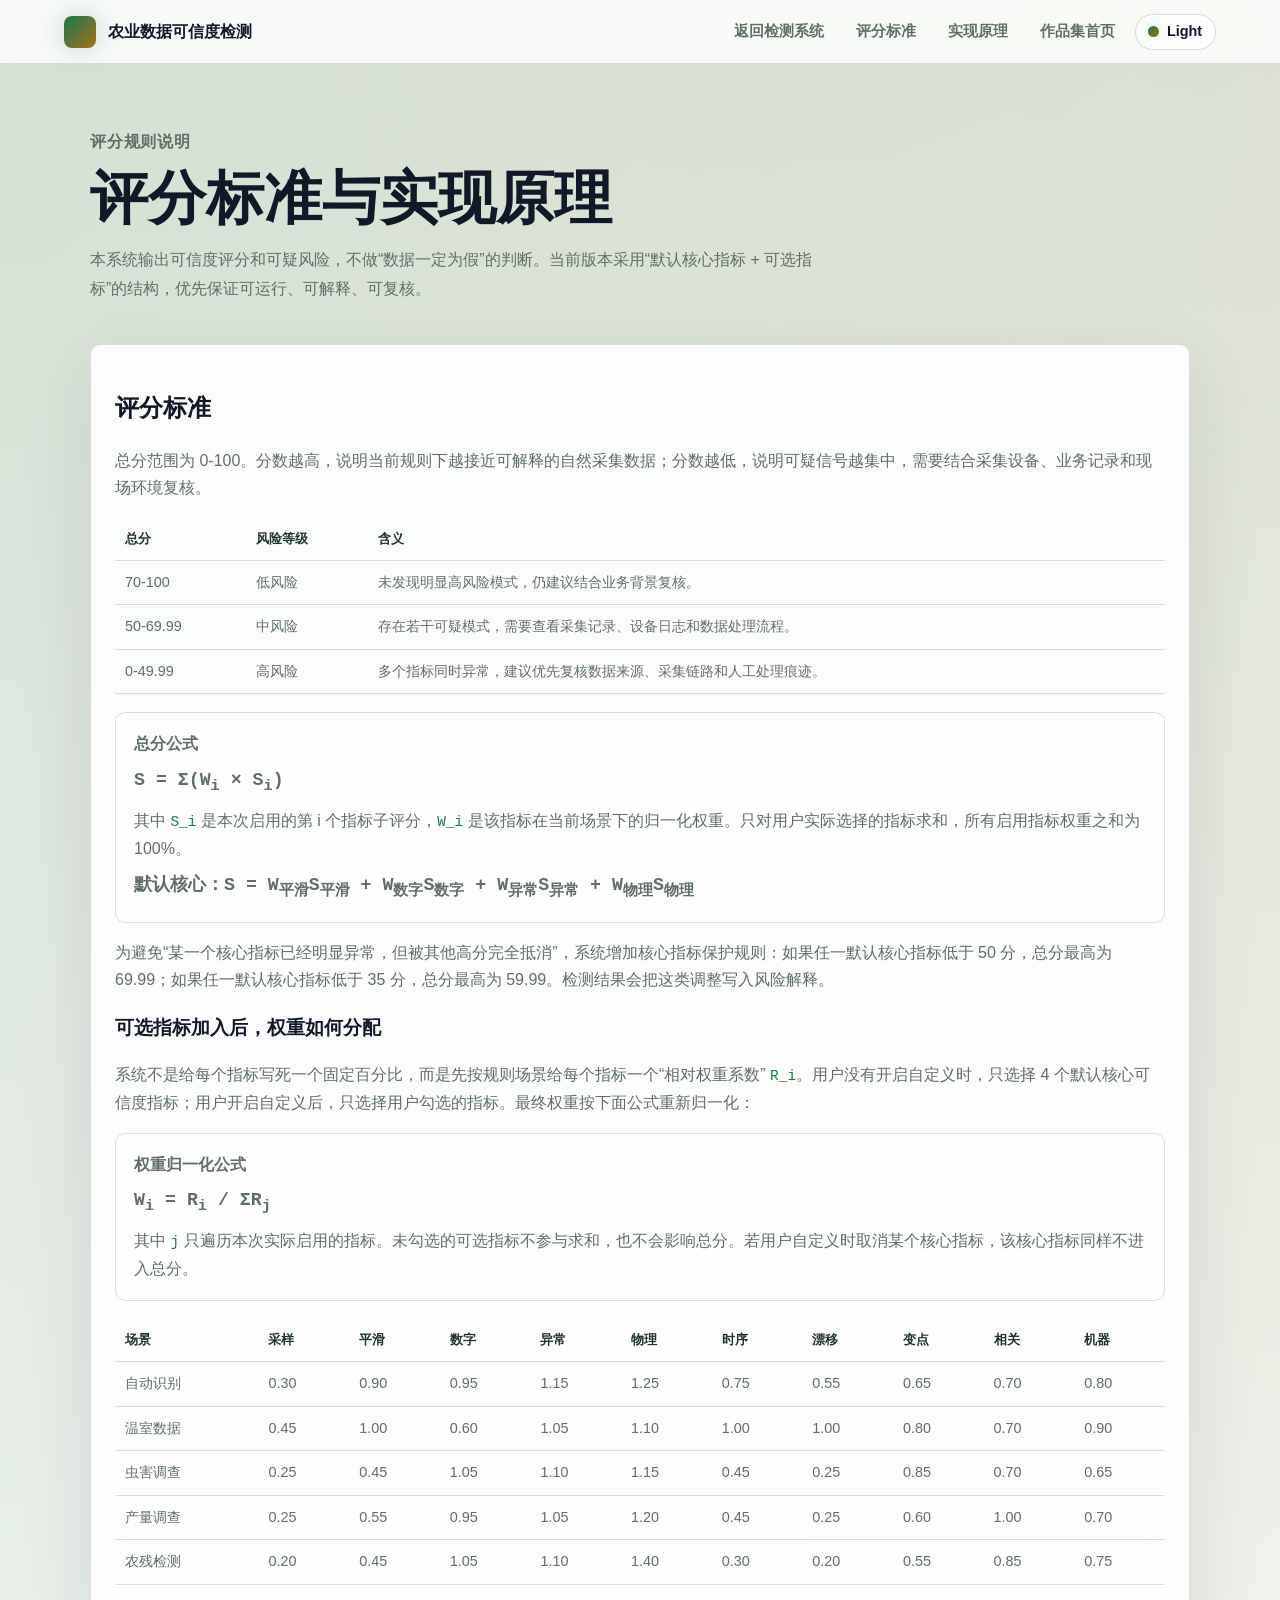
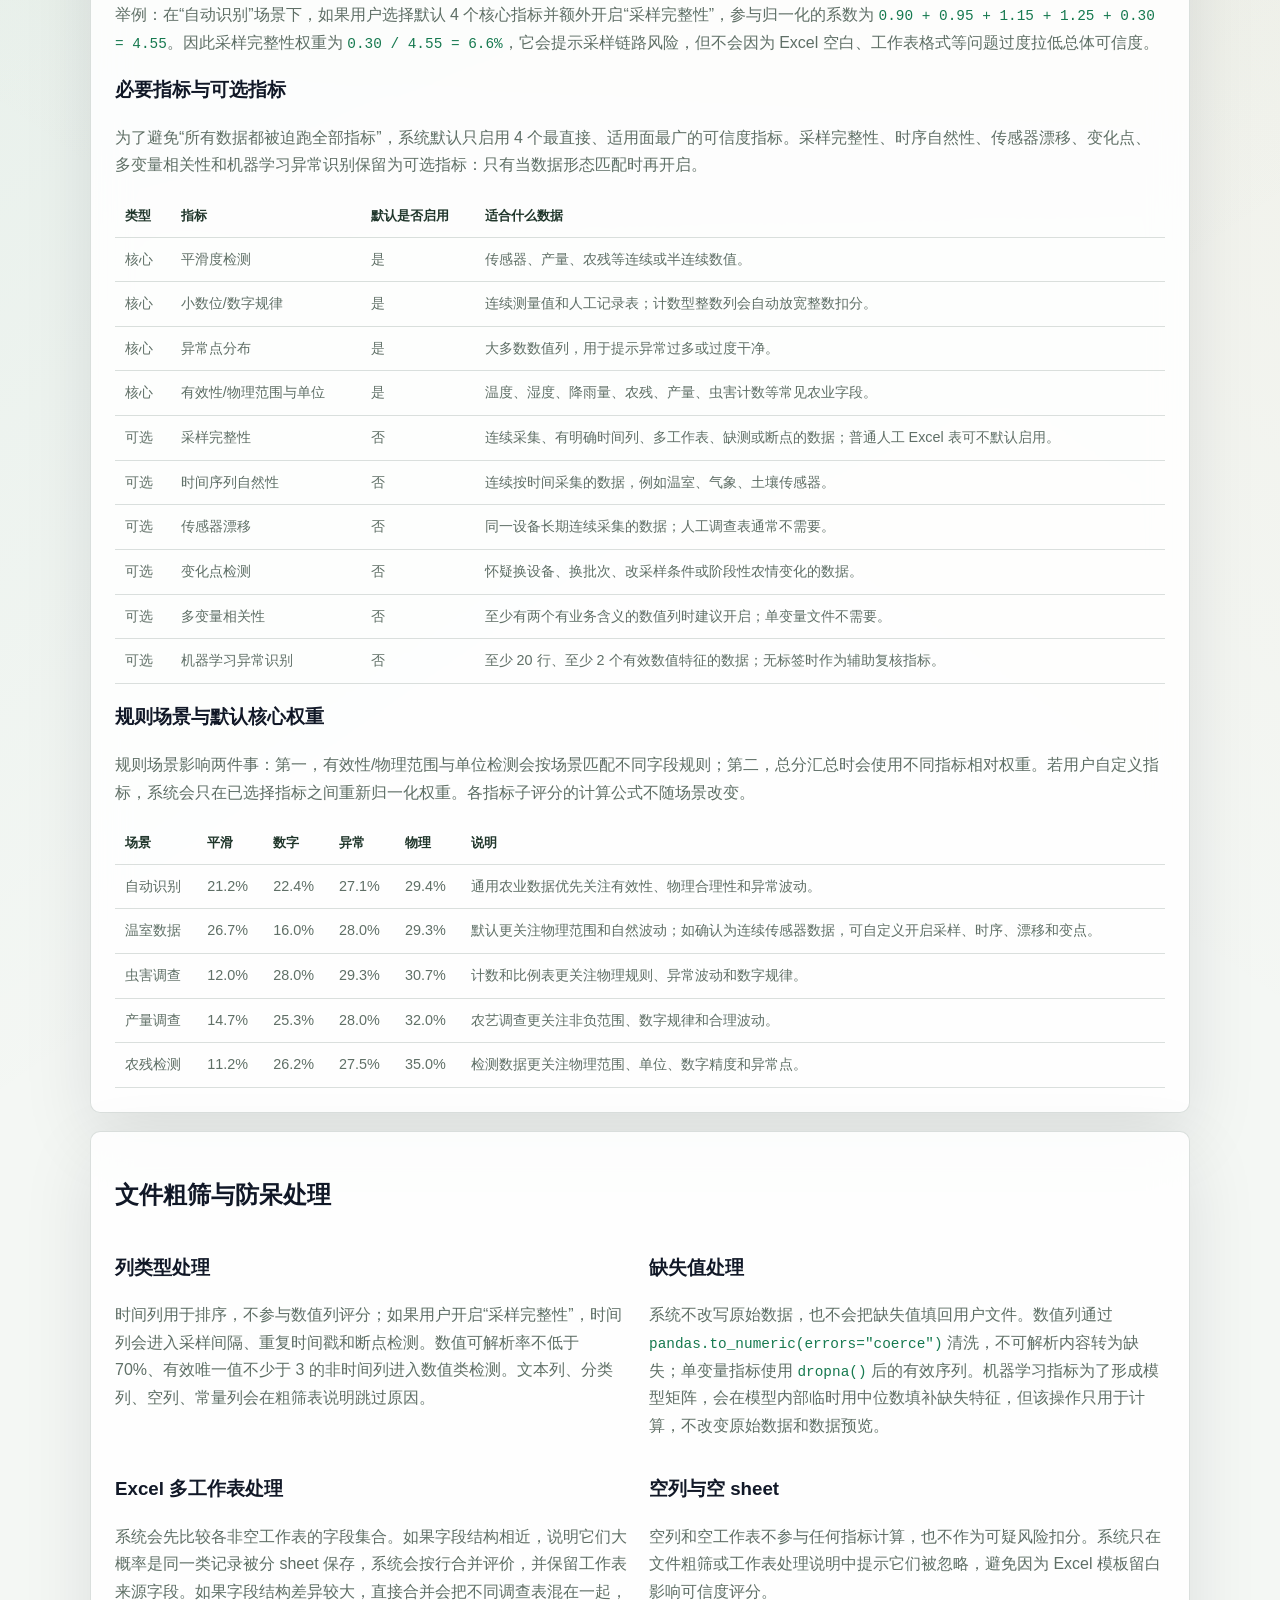
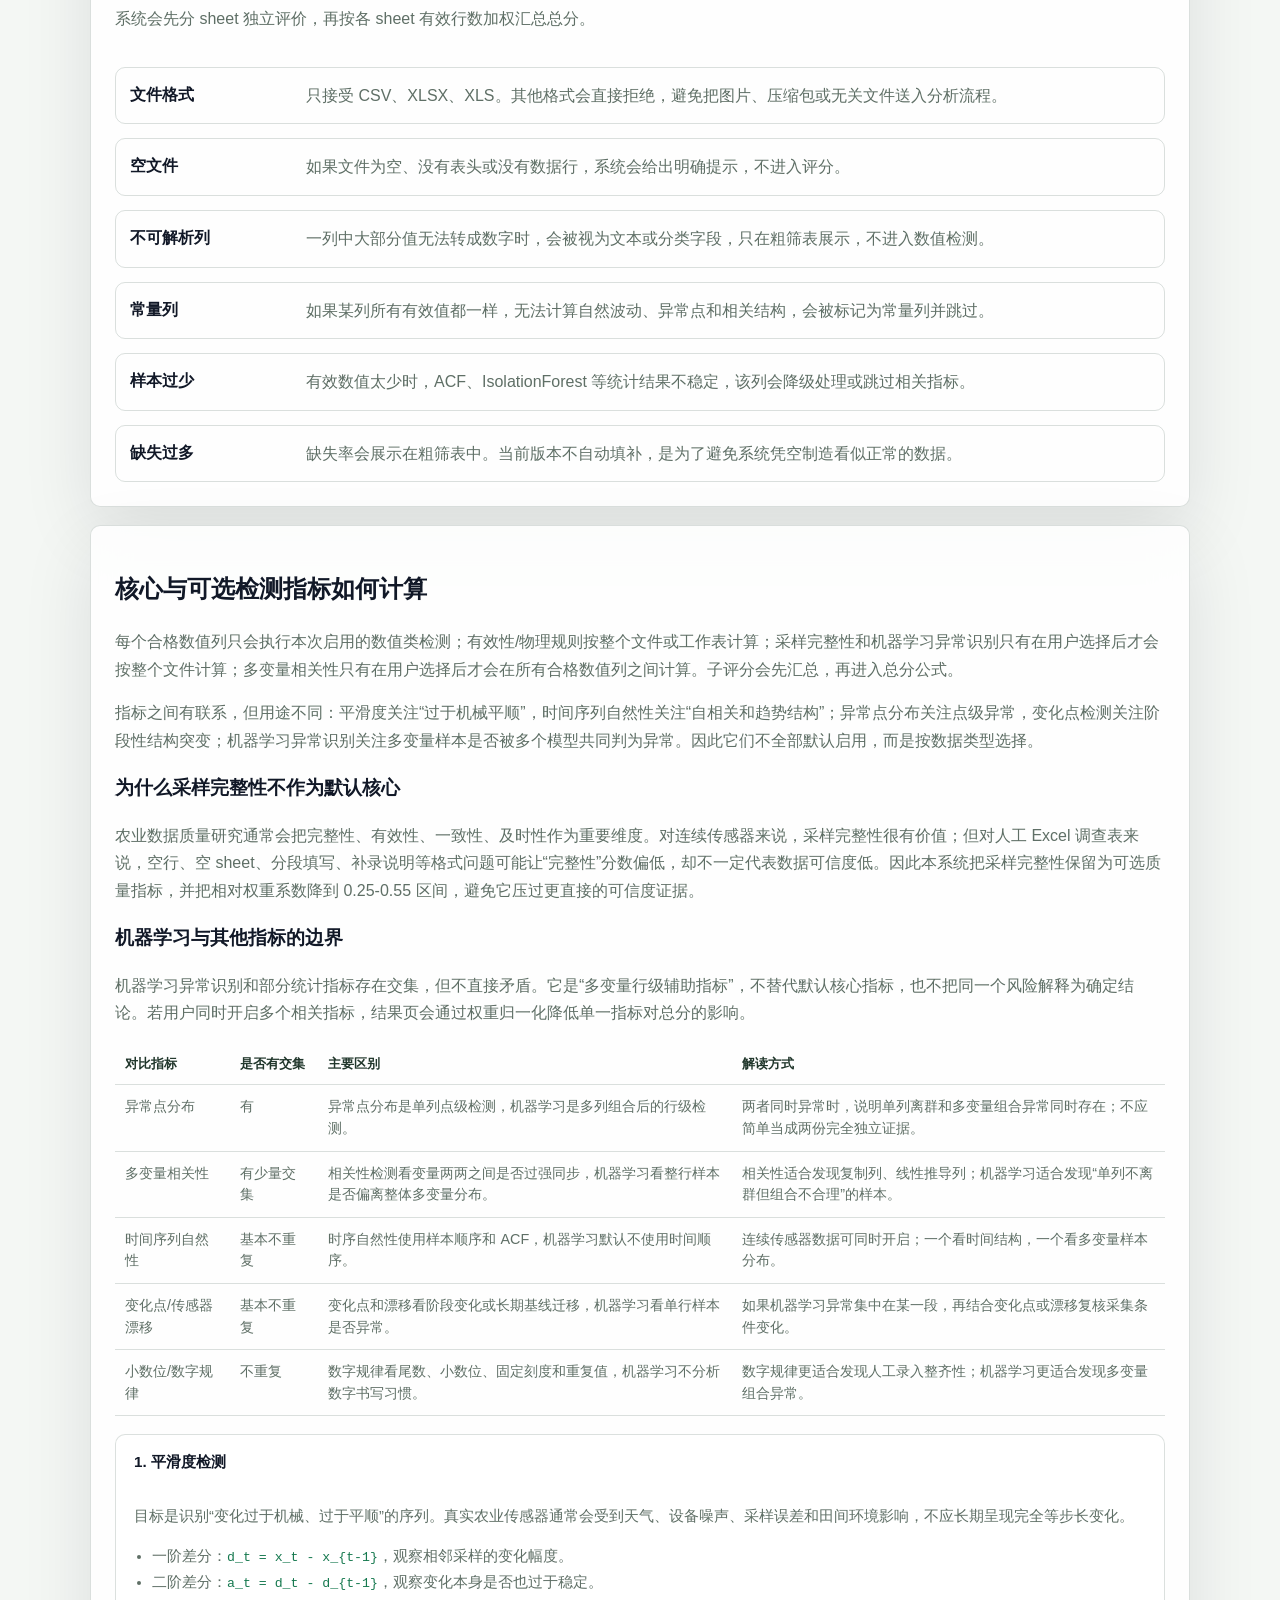
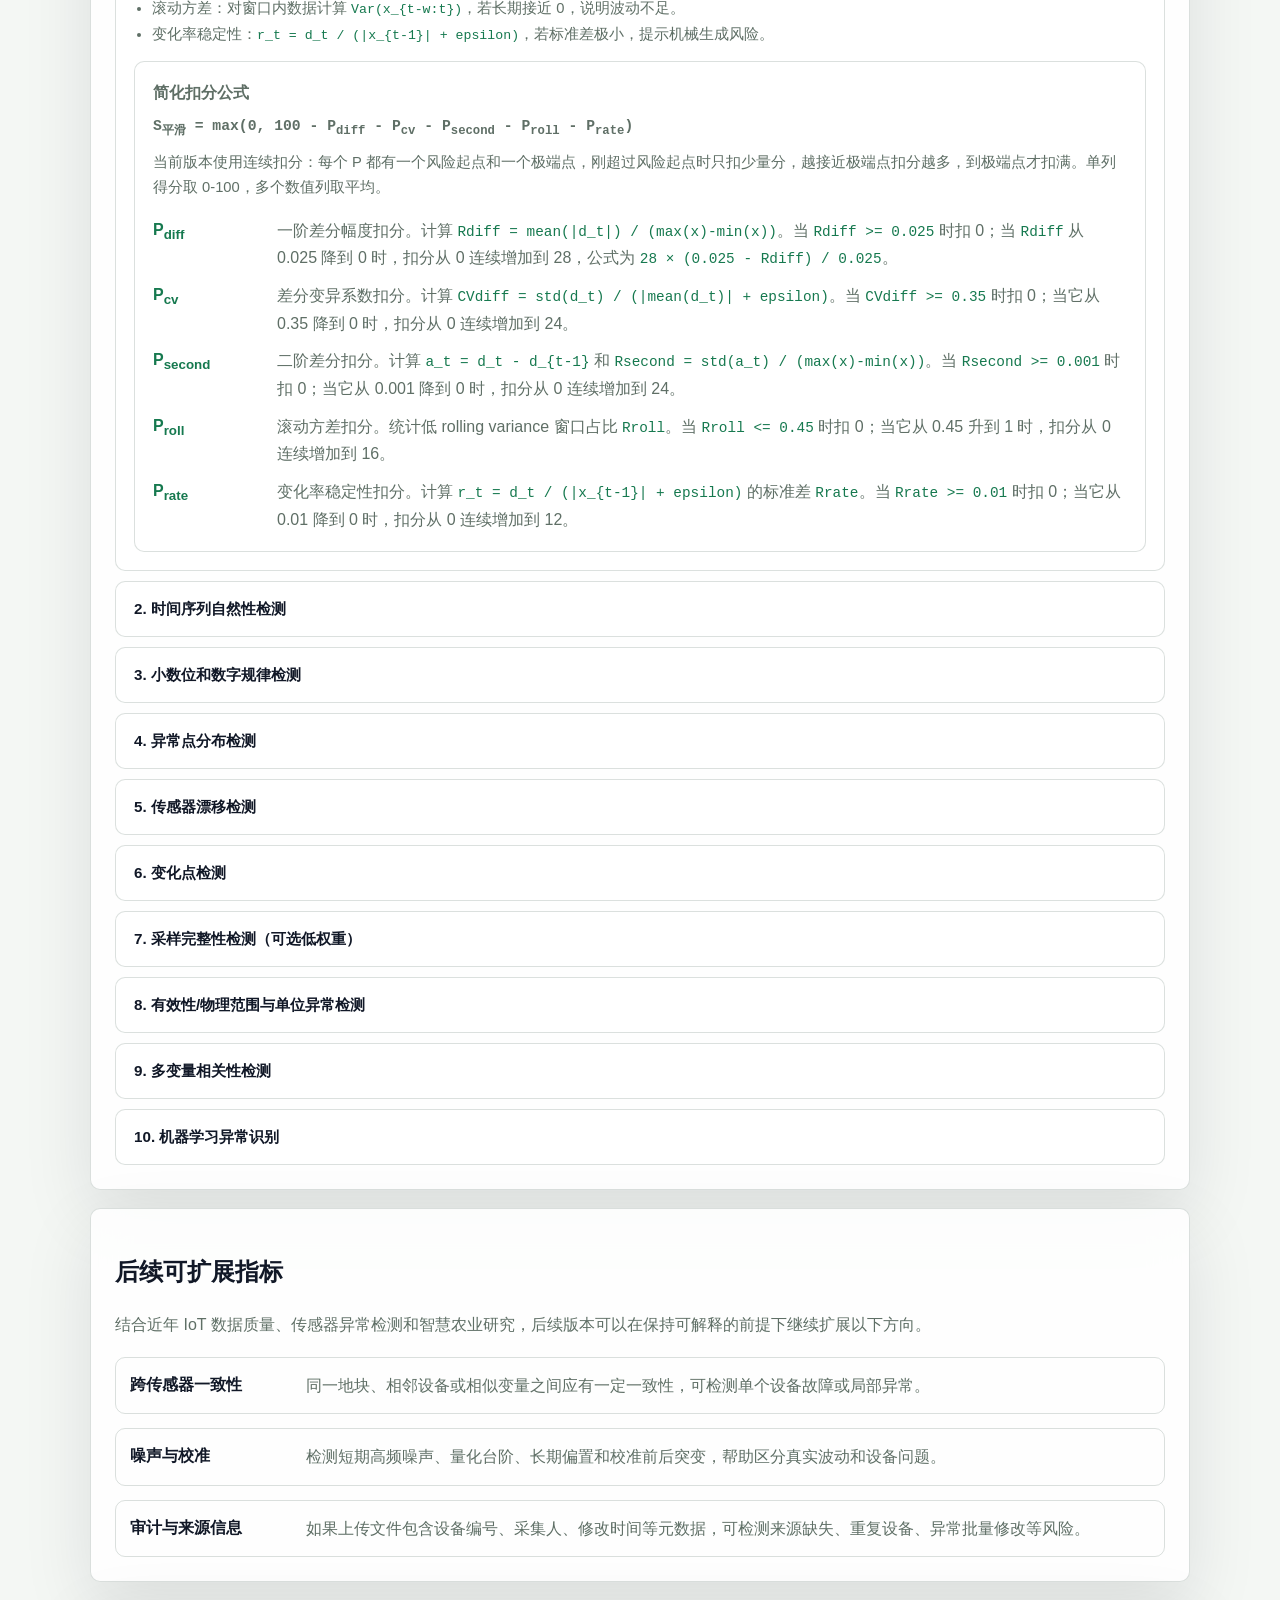
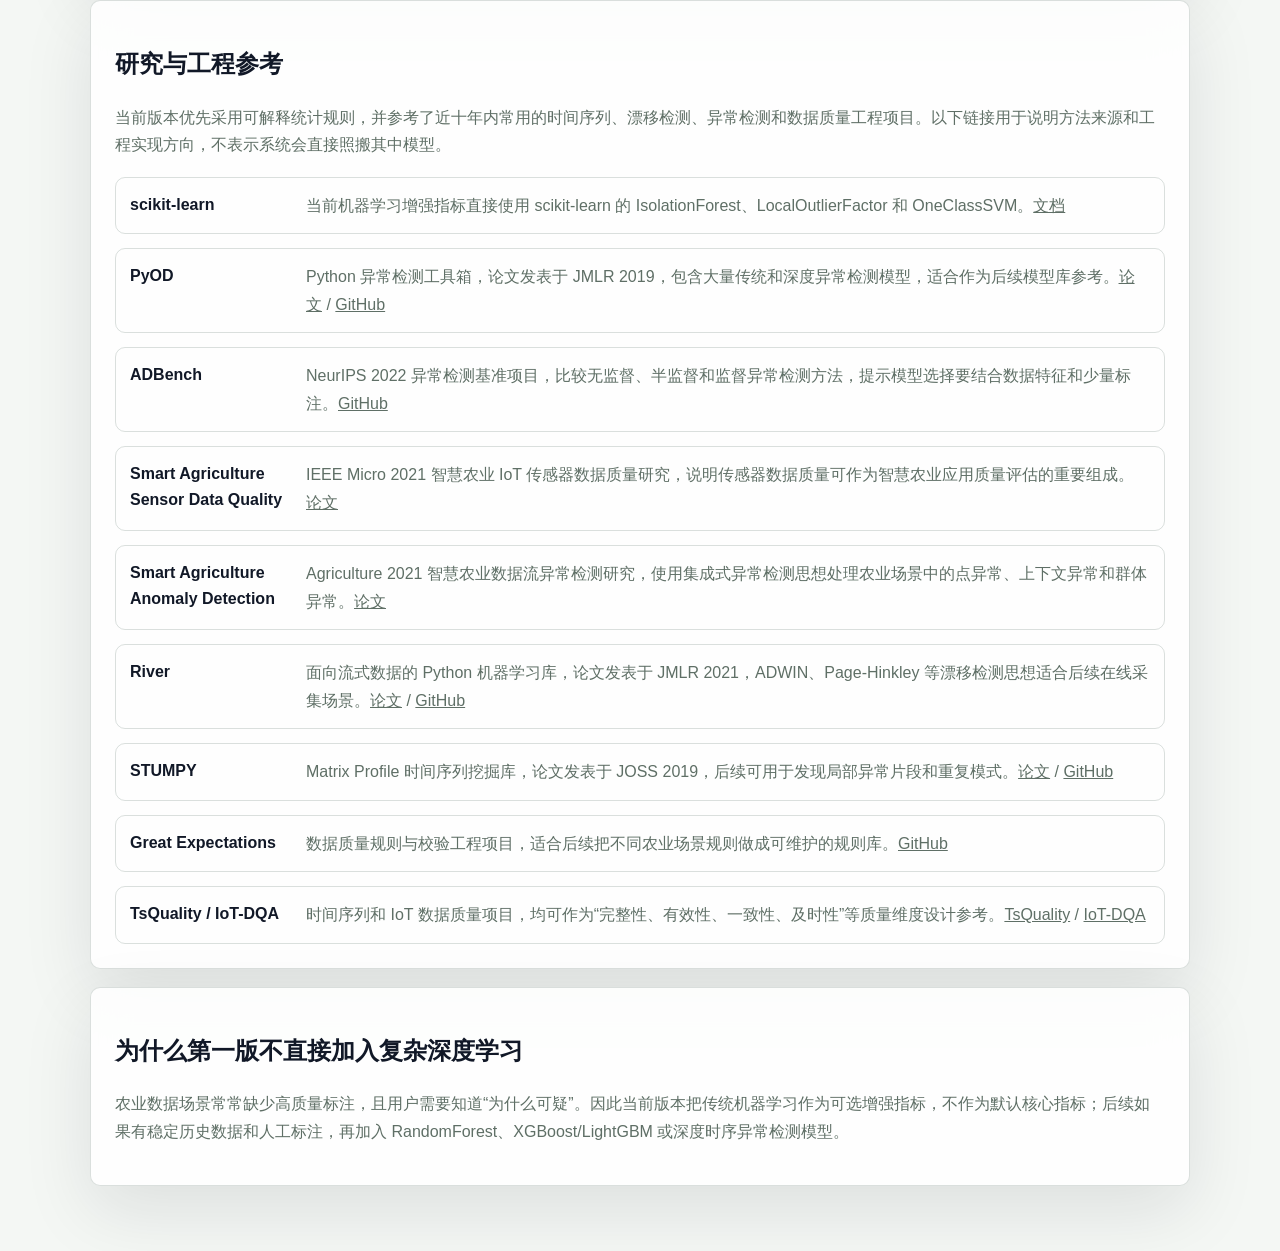
<file: web/methodology.html>
<!doctype html>
<html lang="zh-CN">
<head>
  <meta charset="utf-8">
  <meta name="viewport" content="width=device-width, initial-scale=1">
  <title>评分标准与实现原理</title>
  <script>document.documentElement.dataset.theme = localStorage.getItem("agri-trust-theme") || "light";</script>
  <link rel="stylesheet" href="assets/styles.css?v=20260525f">
</head>
<body class="method-page">
  <header class="shell-header">
    <a class="brand" href="/agri-trust/">
      <span class="brand-mark"></span>
      <span>农业数据可信度检测</span>
    </a>
    <nav>
      <a href="/agri-trust/">返回检测系统</a>
      <a href="#scoring">评分标准</a>
      <a href="#principles">实现原理</a>
      <a href="http://39.106.238.181/">作品集首页</a>
      <button class="theme-toggle" type="button" data-theme-toggle aria-label="切换深浅色主题">
        <span class="theme-dot"></span>
        <span data-theme-label>Dark</span>
      </button>
    </nav>
  </header>

  <main class="method-wrap">
    <section class="method-hero">
      <p class="eyebrow">评分规则说明</p>
      <h1>评分标准与实现原理</h1>
      <p>本系统输出可信度评分和可疑风险，不做“数据一定为假”的判断。当前版本采用“默认核心指标 + 可选指标”的结构，优先保证可运行、可解释、可复核。</p>
    </section>

    <section id="scoring" class="method-card">
      <h2>评分标准</h2>
      <p>总分范围为 0-100。分数越高，说明当前规则下越接近可解释的自然采集数据；分数越低，说明可疑信号越集中，需要结合采集设备、业务记录和现场环境复核。</p>
      <div class="table-wrap">
        <table>
          <thead><tr><th>总分</th><th>风险等级</th><th>含义</th></tr></thead>
          <tbody>
            <tr><td>70-100</td><td>低风险</td><td>未发现明显高风险模式，仍建议结合业务背景复核。</td></tr>
            <tr><td>50-69.99</td><td>中风险</td><td>存在若干可疑模式，需要查看采集记录、设备日志和数据处理流程。</td></tr>
            <tr><td>0-49.99</td><td>高风险</td><td>多个指标同时异常，建议优先复核数据来源、采集链路和人工处理痕迹。</td></tr>
          </tbody>
        </table>
      </div>
      <div class="formula-box">
        <span>总分公式</span>
        <p class="formula">S = Σ(W<sub>i</sub> × S<sub>i</sub>)</p>
        <p>其中 <code>S_i</code> 是本次启用的第 i 个指标子评分，<code>W_i</code> 是该指标在当前场景下的归一化权重。只对用户实际选择的指标求和，所有启用指标权重之和为 100%。</p>
        <p class="formula">默认核心：S = W<sub>平滑</sub>S<sub>平滑</sub> + W<sub>数字</sub>S<sub>数字</sub> + W<sub>异常</sub>S<sub>异常</sub> + W<sub>物理</sub>S<sub>物理</sub></p>
      </div>
      <p>为避免“某一个核心指标已经明显异常，但被其他高分完全抵消”，系统增加核心指标保护规则：如果任一默认核心指标低于 50 分，总分最高为 69.99；如果任一默认核心指标低于 35 分，总分最高为 59.99。检测结果会把这类调整写入风险解释。</p>
      <h3>可选指标加入后，权重如何分配</h3>
      <p>系统不是给每个指标写死一个固定百分比，而是先按规则场景给每个指标一个“相对权重系数” <code>R_i</code>。用户没有开启自定义时，只选择 4 个默认核心可信度指标；用户开启自定义后，只选择用户勾选的指标。最终权重按下面公式重新归一化：</p>
      <div class="formula-box compact-formula">
        <span>权重归一化公式</span>
        <p class="formula">W<sub>i</sub> = R<sub>i</sub> / ΣR<sub>j</sub></p>
        <p>其中 <code>j</code> 只遍历本次实际启用的指标。未勾选的可选指标不参与求和，也不会影响总分。若用户自定义时取消某个核心指标，该核心指标同样不进入总分。</p>
      </div>
      <div class="table-wrap">
        <table>
          <thead>
            <tr><th>场景</th><th>采样</th><th>平滑</th><th>数字</th><th>异常</th><th>物理</th><th>时序</th><th>漂移</th><th>变点</th><th>相关</th><th>机器</th></tr>
          </thead>
          <tbody>
            <tr><td>自动识别</td><td>0.30</td><td>0.90</td><td>0.95</td><td>1.15</td><td>1.25</td><td>0.75</td><td>0.55</td><td>0.65</td><td>0.70</td><td>0.80</td></tr>
            <tr><td>温室数据</td><td>0.45</td><td>1.00</td><td>0.60</td><td>1.05</td><td>1.10</td><td>1.00</td><td>1.00</td><td>0.80</td><td>0.70</td><td>0.90</td></tr>
            <tr><td>虫害调查</td><td>0.25</td><td>0.45</td><td>1.05</td><td>1.10</td><td>1.15</td><td>0.45</td><td>0.25</td><td>0.85</td><td>0.70</td><td>0.65</td></tr>
            <tr><td>产量调查</td><td>0.25</td><td>0.55</td><td>0.95</td><td>1.05</td><td>1.20</td><td>0.45</td><td>0.25</td><td>0.60</td><td>1.00</td><td>0.70</td></tr>
            <tr><td>农残检测</td><td>0.20</td><td>0.45</td><td>1.05</td><td>1.10</td><td>1.40</td><td>0.30</td><td>0.20</td><td>0.55</td><td>0.85</td><td>0.75</td></tr>
          </tbody>
        </table>
      </div>
      <p>举例：在“自动识别”场景下，如果用户选择默认 4 个核心指标并额外开启“采样完整性”，参与归一化的系数为 <code>0.90 + 0.95 + 1.15 + 1.25 + 0.30 = 4.55</code>。因此采样完整性权重为 <code>0.30 / 4.55 = 6.6%</code>，它会提示采样链路风险，但不会因为 Excel 空白、工作表格式等问题过度拉低总体可信度。</p>
      <h3>必要指标与可选指标</h3>
      <p>为了避免“所有数据都被迫跑全部指标”，系统默认只启用 4 个最直接、适用面最广的可信度指标。采样完整性、时序自然性、传感器漂移、变化点、多变量相关性和机器学习异常识别保留为可选指标：只有当数据形态匹配时再开启。</p>
      <div class="table-wrap">
        <table>
          <thead><tr><th>类型</th><th>指标</th><th>默认是否启用</th><th>适合什么数据</th></tr></thead>
          <tbody>
            <tr><td>核心</td><td>平滑度检测</td><td>是</td><td>传感器、产量、农残等连续或半连续数值。</td></tr>
            <tr><td>核心</td><td>小数位/数字规律</td><td>是</td><td>连续测量值和人工记录表；计数型整数列会自动放宽整数扣分。</td></tr>
            <tr><td>核心</td><td>异常点分布</td><td>是</td><td>大多数数值列，用于提示异常过多或过度干净。</td></tr>
            <tr><td>核心</td><td>有效性/物理范围与单位</td><td>是</td><td>温度、湿度、降雨量、农残、产量、虫害计数等常见农业字段。</td></tr>
            <tr><td>可选</td><td>采样完整性</td><td>否</td><td>连续采集、有明确时间列、多工作表、缺测或断点的数据；普通人工 Excel 表可不默认启用。</td></tr>
            <tr><td>可选</td><td>时间序列自然性</td><td>否</td><td>连续按时间采集的数据，例如温室、气象、土壤传感器。</td></tr>
            <tr><td>可选</td><td>传感器漂移</td><td>否</td><td>同一设备长期连续采集的数据；人工调查表通常不需要。</td></tr>
            <tr><td>可选</td><td>变化点检测</td><td>否</td><td>怀疑换设备、换批次、改采样条件或阶段性农情变化的数据。</td></tr>
            <tr><td>可选</td><td>多变量相关性</td><td>否</td><td>至少有两个有业务含义的数值列时建议开启；单变量文件不需要。</td></tr>
            <tr><td>可选</td><td>机器学习异常识别</td><td>否</td><td>至少 20 行、至少 2 个有效数值特征的数据；无标签时作为辅助复核指标。</td></tr>
          </tbody>
        </table>
      </div>
      <h3>规则场景与默认核心权重</h3>
      <p>规则场景影响两件事：第一，有效性/物理范围与单位检测会按场景匹配不同字段规则；第二，总分汇总时会使用不同指标相对权重。若用户自定义指标，系统会只在已选择指标之间重新归一化权重。各指标子评分的计算公式不随场景改变。</p>
      <div class="table-wrap">
        <table>
          <thead>
            <tr><th>场景</th><th>平滑</th><th>数字</th><th>异常</th><th>物理</th><th>说明</th></tr>
          </thead>
          <tbody>
            <tr><td>自动识别</td><td>21.2%</td><td>22.4%</td><td>27.1%</td><td>29.4%</td><td>通用农业数据优先关注有效性、物理合理性和异常波动。</td></tr>
            <tr><td>温室数据</td><td>26.7%</td><td>16.0%</td><td>28.0%</td><td>29.3%</td><td>默认更关注物理范围和自然波动；如确认为连续传感器数据，可自定义开启采样、时序、漂移和变点。</td></tr>
            <tr><td>虫害调查</td><td>12.0%</td><td>28.0%</td><td>29.3%</td><td>30.7%</td><td>计数和比例表更关注物理规则、异常波动和数字规律。</td></tr>
            <tr><td>产量调查</td><td>14.7%</td><td>25.3%</td><td>28.0%</td><td>32.0%</td><td>农艺调查更关注非负范围、数字规律和合理波动。</td></tr>
            <tr><td>农残检测</td><td>11.2%</td><td>26.2%</td><td>27.5%</td><td>35.0%</td><td>检测数据更关注物理范围、单位、数字精度和异常点。</td></tr>
          </tbody>
        </table>
      </div>
    </section>

    <section id="screening" class="method-card">
      <h2>文件粗筛与防呆处理</h2>
      <div class="method-columns">
        <div>
          <h3>列类型处理</h3>
          <p>时间列用于排序，不参与数值列评分；如果用户开启“采样完整性”，时间列会进入采样间隔、重复时间戳和断点检测。数值可解析率不低于 70%、有效唯一值不少于 3 的非时间列进入数值类检测。文本列、分类列、空列、常量列会在粗筛表说明跳过原因。</p>
        </div>
        <div>
          <h3>缺失值处理</h3>
          <p>系统不改写原始数据，也不会把缺失值填回用户文件。数值列通过 <code>pandas.to_numeric(errors="coerce")</code> 清洗，不可解析内容转为缺失；单变量指标使用 <code>dropna()</code> 后的有效序列。机器学习指标为了形成模型矩阵，会在模型内部临时用中位数填补缺失特征，但该操作只用于计算，不改变原始数据和数据预览。</p>
        </div>
      </div>
      <div class="method-columns">
        <div>
          <h3>Excel 多工作表处理</h3>
          <p>系统会先比较各非空工作表的字段集合。如果字段结构相近，说明它们大概率是同一类记录被分 sheet 保存，系统会按行合并评价，并保留工作表来源字段。如果字段结构差异较大，直接合并会把不同调查表混在一起，系统会先分 sheet 独立评价，再按各 sheet 有效行数加权汇总总分。</p>
        </div>
        <div>
          <h3>空列与空 sheet</h3>
          <p>空列和空工作表不参与任何指标计算，也不作为可疑风险扣分。系统只在文件粗筛或工作表处理说明中提示它们被忽略，避免因为 Excel 模板留白影响可信度评分。</p>
        </div>
      </div>
      <div class="method-list compact-list">
        <div><b>文件格式</b><span>只接受 CSV、XLSX、XLS。其他格式会直接拒绝，避免把图片、压缩包或无关文件送入分析流程。</span></div>
        <div><b>空文件</b><span>如果文件为空、没有表头或没有数据行，系统会给出明确提示，不进入评分。</span></div>
        <div><b>不可解析列</b><span>一列中大部分值无法转成数字时，会被视为文本或分类字段，只在粗筛表展示，不进入数值检测。</span></div>
        <div><b>常量列</b><span>如果某列所有有效值都一样，无法计算自然波动、异常点和相关结构，会被标记为常量列并跳过。</span></div>
        <div><b>样本过少</b><span>有效数值太少时，ACF、IsolationForest 等统计结果不稳定，该列会降级处理或跳过相关指标。</span></div>
        <div><b>缺失过多</b><span>缺失率会展示在粗筛表中。当前版本不自动填补，是为了避免系统凭空制造看似正常的数据。</span></div>
      </div>
    </section>

    <section id="principles" class="method-card">
      <h2>核心与可选检测指标如何计算</h2>
      <p>每个合格数值列只会执行本次启用的数值类检测；有效性/物理规则按整个文件或工作表计算；采样完整性和机器学习异常识别只有在用户选择后才会按整个文件计算；多变量相关性只有在用户选择后才会在所有合格数值列之间计算。子评分会先汇总，再进入总分公式。</p>
      <p>指标之间有联系，但用途不同：平滑度关注“过于机械平顺”，时间序列自然性关注“自相关和趋势结构”；异常点分布关注点级异常，变化点检测关注阶段性结构突变；机器学习异常识别关注多变量样本是否被多个模型共同判为异常。因此它们不全部默认启用，而是按数据类型选择。</p>
      <h3>为什么采样完整性不作为默认核心</h3>
      <p>农业数据质量研究通常会把完整性、有效性、一致性、及时性作为重要维度。对连续传感器来说，采样完整性很有价值；但对人工 Excel 调查表来说，空行、空 sheet、分段填写、补录说明等格式问题可能让“完整性”分数偏低，却不一定代表数据可信度低。因此本系统把采样完整性保留为可选质量指标，并把相对权重系数降到 0.25-0.55 区间，避免它压过更直接的可信度证据。</p>
      <h3>机器学习与其他指标的边界</h3>
      <p>机器学习异常识别和部分统计指标存在交集，但不直接矛盾。它是“多变量行级辅助指标”，不替代默认核心指标，也不把同一个风险解释为确定结论。若用户同时开启多个相关指标，结果页会通过权重归一化降低单一指标对总分的影响。</p>
      <div class="table-wrap">
        <table>
          <thead><tr><th>对比指标</th><th>是否有交集</th><th>主要区别</th><th>解读方式</th></tr></thead>
          <tbody>
            <tr><td>异常点分布</td><td>有</td><td>异常点分布是单列点级检测，机器学习是多列组合后的行级检测。</td><td>两者同时异常时，说明单列离群和多变量组合异常同时存在；不应简单当成两份完全独立证据。</td></tr>
            <tr><td>多变量相关性</td><td>有少量交集</td><td>相关性检测看变量两两之间是否过强同步，机器学习看整行样本是否偏离整体多变量分布。</td><td>相关性适合发现复制列、线性推导列；机器学习适合发现“单列不离群但组合不合理”的样本。</td></tr>
            <tr><td>时间序列自然性</td><td>基本不重复</td><td>时序自然性使用样本顺序和 ACF，机器学习默认不使用时间顺序。</td><td>连续传感器数据可同时开启；一个看时间结构，一个看多变量样本分布。</td></tr>
            <tr><td>变化点/传感器漂移</td><td>基本不重复</td><td>变化点和漂移看阶段变化或长期基线迁移，机器学习看单行样本是否异常。</td><td>如果机器学习异常集中在某一段，再结合变化点或漂移复核采集条件变化。</td></tr>
            <tr><td>小数位/数字规律</td><td>不重复</td><td>数字规律看尾数、小数位、固定刻度和重复值，机器学习不分析数字书写习惯。</td><td>数字规律更适合发现人工录入整齐性；机器学习更适合发现多变量组合异常。</td></tr>
          </tbody>
        </table>
      </div>
      <div class="metric-accordion">
        <details open>
          <summary>1. 平滑度检测</summary>
          <p>目标是识别“变化过于机械、过于平顺”的序列。真实农业传感器通常会受到天气、设备噪声、采样误差和田间环境影响，不应长期呈现完全等步长变化。</p>
          <ul>
            <li>一阶差分：<code>d_t = x_t - x_{t-1}</code>，观察相邻采样的变化幅度。</li>
            <li>二阶差分：<code>a_t = d_t - d_{t-1}</code>，观察变化本身是否也过于稳定。</li>
            <li>滚动方差：对窗口内数据计算 <code>Var(x_{t-w:t})</code>，若长期接近 0，说明波动不足。</li>
            <li>变化率稳定性：<code>r_t = d_t / (|x_{t-1}| + epsilon)</code>，若标准差极小，提示机械生成风险。</li>
          </ul>
          <div class="formula-box compact-formula">
            <span>简化扣分公式</span>
            <p class="formula">S<sub>平滑</sub> = max(0, 100 - P<sub>diff</sub> - P<sub>cv</sub> - P<sub>second</sub> - P<sub>roll</sub> - P<sub>rate</sub>)</p>
            <p>当前版本使用连续扣分：每个 P 都有一个风险起点和一个极端点，刚超过风险起点时只扣少量分，越接近极端点扣分越多，到极端点才扣满。单列得分取 0-100，多个数值列取平均。</p>
            <dl class="symbol-list">
              <dt>P<sub>diff</sub></dt><dd>一阶差分幅度扣分。计算 <code>Rdiff = mean(|d_t|) / (max(x)-min(x))</code>。当 <code>Rdiff >= 0.025</code> 时扣 0；当 <code>Rdiff</code> 从 0.025 降到 0 时，扣分从 0 连续增加到 28，公式为 <code>28 × (0.025 - Rdiff) / 0.025</code>。</dd>
              <dt>P<sub>cv</sub></dt><dd>差分变异系数扣分。计算 <code>CVdiff = std(d_t) / (|mean(d_t)| + epsilon)</code>。当 <code>CVdiff >= 0.35</code> 时扣 0；当它从 0.35 降到 0 时，扣分从 0 连续增加到 24。</dd>
              <dt>P<sub>second</sub></dt><dd>二阶差分扣分。计算 <code>a_t = d_t - d_{t-1}</code> 和 <code>Rsecond = std(a_t) / (max(x)-min(x))</code>。当 <code>Rsecond >= 0.001</code> 时扣 0；当它从 0.001 降到 0 时，扣分从 0 连续增加到 24。</dd>
              <dt>P<sub>roll</sub></dt><dd>滚动方差扣分。统计低 rolling variance 窗口占比 <code>Rroll</code>。当 <code>Rroll <= 0.45</code> 时扣 0；当它从 0.45 升到 1 时，扣分从 0 连续增加到 16。</dd>
              <dt>P<sub>rate</sub></dt><dd>变化率稳定性扣分。计算 <code>r_t = d_t / (|x_{t-1}| + epsilon)</code> 的标准差 <code>Rrate</code>。当 <code>Rrate >= 0.01</code> 时扣 0；当它从 0.01 降到 0 时，扣分从 0 连续增加到 12。</dd>
            </dl>
          </div>
        </details>

        <details>
          <summary>2. 时间序列自然性检测</summary>
          <p>目标是判断数据是否具备真实采集数据常见的时间相关性，而不是随机拼接或过度拟合出来的序列。</p>
          <ul>
            <li>自相关：计算 <code>corr(x_t, x_{t-k})</code>，重点观察 lag 1-10 的相关性。</li>
            <li>ACF：使用 <code>statsmodels</code> 计算自相关函数，检查相关性是否随滞后阶数合理衰减。</li>
            <li>趋势变化：用一阶差分符号变化率判断趋势是否过于单调或过度频繁反转。</li>
            <li>周期性线索：观察 ACF 峰值是否显示合理周期，例如温度、湿度常见日周期。</li>
          </ul>
          <div class="formula-box compact-formula">
            <span>简化扣分公式</span>
            <p class="formula">S<sub>时序</sub> = max(0, 100 - P<sub>acf1</sub> - P<sub>sign</sub> - P<sub>trend</sub> - P<sub>acf-high</sub>)</p>
            <p>当前版本使用连续扣分：自相关越接近极端、趋势变化越少、线性趋势越强，扣分越多。接近阈值时只轻微扣分，极端情况才扣满。</p>
            <dl class="symbol-list">
              <dt>P<sub>acf1</sub></dt><dd>一阶自相关扣分。计算 <code>A1 = corr(x_t, x_{t-1})</code>。当 <code>A1</code> 从 0.98 升到 1 时，正相关扣分从 0 连续增加到 22；当 <code>A1</code> 从 -0.2 降到 -1 时，负相关扣分从 0 连续增加到 10。</dd>
              <dt>P<sub>sign</sub></dt><dd>趋势方向变化扣分。统计差分正负号变化率 <code>Rsign</code>。当 <code>Rsign >= 0.08</code> 时扣 0；当它从 0.08 降到 0 时，扣分从 0 连续增加到 20。</dd>
              <dt>P<sub>trend</sub></dt><dd>线性趋势扣分。计算样本序号 <code>t</code> 与数值 <code>x_t</code> 的相关强度 <code>T</code>，同时参考 <code>Rsign</code>。只有在 <code>T > 0.97</code> 且趋势反转偏少时扣分；<code>T</code> 越接近 1、<code>Rsign</code> 越接近 0，扣分越接近 18。</dd>
              <dt>P<sub>acf-high</sub></dt><dd>高阶自相关结构扣分。计算 lag 2 之后 ACF 绝对值最大值 <code>Ahigh</code>。当 <code>Ahigh >= 0.05</code> 时扣 0；当它从 0.05 降到 0 时，扣分从 0 连续增加到 10。</dd>
            </dl>
          </div>
        </details>

        <details>
          <summary>3. 小数位和数字规律检测</summary>
          <p>目标是识别人工录入或生成数据常见的“数字太整齐”现象。系统会先区分连续传感器数值、计数型调查指标和多位数离散整数：温度、湿度、残留浓度等连续值不应长期过于整齐；卵块、卵粒数、成虫数等计数型指标天然可以全部为整数；如果整数列同时出现 1 位、2 位、3 位数，系统会把它理解为计数规模变化，而不是直接按“小数位全为 0”扣重分。</p>
          <ul>
            <li>整数比例：统计 <code>x mod 1 = 0</code> 的比例。</li>
            <li>小数位分布：统计 0 位、1 位、2 位等小数精度是否异常集中。</li>
            <li>末位数字分布：统计最后一位有效数字 0-9 的频率，检测是否大量集中在 0、5 或固定尾数。</li>
            <li>整数位数分布：统计 1 位、2 位、3 位等整数位数，识别离散计数列是否只是因为数量级变化而呈现整数。</li>
            <li>重复值比例：统计众数占比和连续重复长度。</li>
            <li>固定步长：观察相邻差分是否频繁落在同一个值。</li>
          </ul>
          <div class="formula-box compact-formula">
            <span>简化扣分公式</span>
            <p class="formula">S<sub>数字</sub> = max(0, 100 - P<sub>int</sub> - P<sub>decimal</sub> - P<sub>tail</sub> - P<sub>round</sub> - P<sub>dup</sub>)</p>
            <p>当前版本使用连续扣分：数字规律越集中，扣分越多；刚超过阈值时只是轻微风险，接近 100% 集中时才扣满。若字段名显示为计数型整数列，例如卵块、卵粒数、幼虫数、成虫数、株数、出蜂数，且数值为非负整数，则整数比例、小数位一致和 0.05 倍数不扣分。若没有明显计数字段名，但整数列同时包含多个整数位数且唯一值较多，也会按“多位数离散整数”降低整数相关扣分。</p>
            <dl class="symbol-list">
              <dt>P<sub>int</sub></dt><dd>整数比例扣分。统计整数比例 <code>Rint</code>。当 <code>Rint <= 0.75</code> 时扣 0；当它从 0.75 升到 1 时，扣分从 0 连续增加到 24。</dd>
              <dt>P<sub>decimal</sub></dt><dd>小数位集中扣分。统计最常见小数位占比 <code>Rdecimal</code>。当 <code>Rdecimal <= 0.90</code> 时扣 0；当它从 0.90 升到 1 时，扣分从 0 连续增加到 20。</dd>
              <dt>P<sub>tail</sub></dt><dd>末位数字集中扣分。统计最后一位有效数字的最常见占比 <code>Rtail</code>。连续型字段中，当 <code>Rtail <= 0.35</code> 时扣 0；当它从 0.35 升到 1 时，扣分从 0 连续增加到 18。计数型字段阈值放宽到 0.75-0.98，最多扣 8 分；多位数离散整数阈值为 0.70-0.98，最多扣 10 分；小范围整数列的末位数字等同于取值类别，不按尾数集中扣分。</dd>
              <dt>P<sub>round</sub></dt><dd>固定刻度扣分。统计落在 0.05 整数倍上的比例 <code>Rround</code>。当 <code>Rround <= 0.80</code> 时扣 0；当它从 0.80 升到 1 时，扣分从 0 连续增加到 16。</dd>
              <dt>P<sub>dup</sub></dt><dd>重复值扣分。计算重复比例 <code>Rdup = 1 - 唯一值数量 / 有效样本数</code>。当 <code>Rdup <= 0.45</code> 时扣 0；当它从 0.45 升到 1 时，扣分从 0 连续增加到 12。</dd>
            </dl>
          </div>
        </details>

        <details>
          <summary>4. 异常点分布检测</summary>
          <p>目标是判断序列中是否存在合理的自然波动。农业原始采集数据完全没有异常点并不一定更可信，可能意味着被过度清洗或生成得过于完美。</p>
          <ul>
            <li>z-score：<code>z = (x - mean) / std</code>，通常关注 <code>|z| &gt; 3</code> 的点。</li>
            <li>IQR：计算 <code>Q1 - 1.5IQR</code> 和 <code>Q3 + 1.5IQR</code> 外的点。</li>
            <li>IsolationForest：使用 <code>scikit-learn</code> 对单列数值进行无监督异常检测。</li>
            <li>异常比例：统计异常点占比是否过低或过高。</li>
          </ul>
          <div class="formula-box compact-formula">
            <span>简化扣分公式</span>
            <p class="formula">S<sub>异常</sub> = max(0, 100 - P<sub>none</sub> - P<sub>many</sub> - P<sub>few</sub> - P<sub>cv</sub>)</p>
            <p>当前版本使用连续扣分：异常点太少或太多都会增加风险，越接近极端情况扣分越多。“没有异常”不会被当成更好，而是作为可能过度清洗的线索。</p>
            <dl class="symbol-list">
              <dt>P<sub>none</sub></dt><dd>自然异常不足扣分。计算 z-score 和 IQR 检出的最大异常比例 <code>Rnatural</code>。当 <code>Rnatural >= 0.02</code> 时扣 0；当它从 0.02 降到 0 时，扣分从 0 连续增加到 28。</dd>
              <dt>P<sub>many</sub></dt><dd>异常过多扣分。综合 z-score、IQR 和 IsolationForest 的最大异常比例 <code>Rout</code>。当 <code>Rout <= 0.25</code> 时扣 0；当它从 0.25 升到 1 时，扣分从 0 连续增加到 24。</dd>
              <dt>P<sub>few</sub></dt><dd>异常过少扣分。样本量足够时，如果综合异常比例 <code>Rout</code> 低于 0.02，会从 0.02 到 0 连续扣 0-10 分，用于提示可能过度清洗。</dd>
              <dt>P<sub>cv</sub></dt><dd>整体变异不足扣分。计算 <code>CV = std(x) / (|mean(x)| + epsilon)</code>。当 <code>CV >= 0.005</code> 时扣 0；当它从 0.005 降到 0 时，扣分从 0 连续增加到 16。</dd>
            </dl>
          </div>
        </details>

        <details>
          <summary>5. 传感器漂移检测</summary>
          <p>目标是识别同一传感器或同一指标在长期采集中是否出现基线缓慢偏移。它不会直接说明数据造假，也可能对应真实农情变化、传感器老化、校准前后差异或采样环境变化，因此结果只作为复核线索。</p>
          <ul>
            <li>前后窗口均值偏移：取序列前后两个窗口，比较 <code>mean(head)</code> 与 <code>mean(tail)</code> 的差距。</li>
            <li>滚动均值斜率：对滚动均值序列做一元线性拟合，观察基线是否持续单向移动。</li>
            <li>CUSUM 累积偏差：计算中心化序列的累积和，用于识别阶段性基线迁移。</li>
            <li>前后窗口方差变化：比较前后窗口标准差，提示设备状态或采集条件是否改变。</li>
            <li>变化方向单一性：统计相邻差分方向是否长期偏向同一方向。</li>
          </ul>
          <div class="formula-box compact-formula">
            <span>简化扣分公式</span>
            <p class="formula">S<sub>漂移</sub> = max(0, 100 - P<sub>mean</sub> - P<sub>slope</sub> - P<sub>cusum</sub> - P<sub>var</sub> - P<sub>dir</sub>)</p>
            <p>当前版本使用传统统计方法和连续扣分。先设 <code>scale = max(max(x)-min(x), std(x), epsilon)</code>，用于把不同量纲的温度、湿度、产量等指标转成可比较的相对强度。每个扣分项从风险起点开始逐渐增加，达到极端点才扣满。</p>
            <dl class="symbol-list">
              <dt>P<sub>mean</sub></dt><dd>前后窗口均值偏移扣分。计算 <code>Rmean = |mean(tail) - mean(head)| / scale</code>。当 <code>Rmean <= 0.35</code> 时扣 0；当它从 0.35 升到 1 时，扣分从 0 连续增加到 30。</dd>
              <dt>P<sub>slope</sub></dt><dd>滚动均值斜率扣分。先计算滚动均值 <code>m_t</code>，再用 <code>m_t = a + bt</code> 拟合斜率 <code>b</code>，得到 <code>Rslope = |b| × (n-1) / scale</code>。当 <code>Rslope <= 0.30</code> 时扣 0；当它从 0.30 升到 1 时，扣分从 0 连续增加到 25。</dd>
              <dt>P<sub>cusum</sub></dt><dd>CUSUM 累积偏差扣分。计算 <code>c_t = sum(x_i - mean(x))</code>，再取 <code>Rcusum = (max(c_t)-min(c_t)) / (std(x) × n)</code>。当 <code>Rcusum <= 0.18</code> 时扣 0；当它从 0.18 升到 0.45 时，扣分从 0 连续增加到 20。</dd>
              <dt>P<sub>var</sub></dt><dd>前后窗口方差变化扣分。计算 <code>Rvar = |std(tail)-std(head)| / std(x)</code>。当 <code>Rvar <= 0.60</code> 时扣 0；当它从 0.60 升到 1.50 时，扣分从 0 连续增加到 15。</dd>
              <dt>P<sub>dir</sub></dt><dd>变化方向单一扣分。计算非零差分方向的平均绝对值 <code>Rdir = |mean(sign(d_t))|</code>。当 <code>Rdir <= 0.80</code> 时扣 0；当它从 0.80 升到 1 时，扣分从 0 连续增加到 10。</dd>
            </dl>
          </div>
        </details>

        <details>
          <summary>6. 变化点检测</summary>
          <p>目标是识别序列是否存在阶段性突变，例如设备校准、换传感器、采集环境切换或人工分段处理。它和传感器漂移不同：漂移关注缓慢偏移，变化点关注某个阶段前后的结构差异。</p>
          <ul>
            <li>滑动窗口均值差异：比较变化点前后两个窗口的均值差异。</li>
            <li>CUSUM：观察中心化累积和是否出现明显偏移。</li>
            <li>Page-Hinkley：用在线统计量捕捉均值突变信号。</li>
          </ul>
          <div class="formula-box compact-formula">
            <span>简化扣分公式</span>
            <p class="formula">S<sub>变点</sub> = max(0, 100 - P<sub>win</sub> - P<sub>cusum</sub> - P<sub>ph</sub>)</p>
            <dl class="symbol-list">
              <dt>P<sub>win</sub></dt><dd>滑动窗口均值差异扣分。计算 <code>Rwin = max(|mean(right)-mean(left)|) / scale</code>。当 <code>Rwin <= 0.25</code> 时扣 0；从 0.25 到 0.80 连续扣 0-35 分。</dd>
              <dt>P<sub>cusum</sub></dt><dd>CUSUM 扣分。计算 <code>Rcusum = (max(c_t)-min(c_t)) / (std(x) × n)</code>。当 <code>Rcusum <= 0.18</code> 时扣 0；从 0.18 到 0.45 连续扣 0-25 分。</dd>
              <dt>P<sub>ph</sub></dt><dd>Page-Hinkley 扣分。计算在线累积偏差统计量并按 <code>std(x) × sqrt(n)</code> 标准化；当标准化值从 2.5 升到 5.0 时，扣分从 0 连续增加到 25。</dd>
            </dl>
          </div>
        </details>

        <details>
          <summary>7. 采样完整性检测（可选低权重）</summary>
          <p>目标是复核原始采集链路是否完整，重点关注时间间隔、重复时间戳、连续缺测和 Excel 工作表结构。没有时间列时不会直接判定高风险，但会提示无法复核采样完整性。该指标默认不启用，适合连续采集或需要专门检查采样链路的数据。</p>
          <ul>
            <li>时间间隔 CV：<code>CV = std(Δt) / mean(Δt)</code>，衡量采样频率是否稳定。</li>
            <li>重复时间戳比例：统计重复时间点占比。</li>
            <li>断点数量：若某段间隔超过中位间隔的 3 倍，记为采样断点。</li>
            <li>最长连续缺测：按中位采样间隔估计 gap 中缺少的采样槽数量。</li>
            <li>工作表结构异常：多个工作表合并时，比较各工作表的有效字段集合差异。</li>
          </ul>
          <div class="formula-box compact-formula">
            <span>简化扣分公式</span>
            <p class="formula">S<sub>采样</sub> = max(0, 100 - P<sub>dup</sub> - P<sub>cv</sub> - P<sub>gap</sub> - P<sub>miss</sub> - P<sub>table</sub>)</p>
            <dl class="symbol-list">
              <dt>P<sub>dup</sub></dt><dd>重复时间戳扣分。重复比例从 1% 到 10% 连续扣 0-22 分。</dd>
              <dt>P<sub>cv</sub></dt><dd>时间间隔波动扣分。时间间隔 CV 从 0.35 到 1.20 连续扣 0-22 分。</dd>
              <dt>P<sub>gap</sub></dt><dd>采样断点扣分。每个明显断点扣 4 分，最多扣 18 分。</dd>
              <dt>P<sub>miss</sub></dt><dd>最长连续缺测扣分。估计连续缺测槽从 2 到 12 个连续扣 0-14 分。</dd>
              <dt>P<sub>table</sub></dt><dd>工作表结构扣分。字段集合差异比例从 0.20 到 0.80 连续扣 0-14 分；空工作表会额外轻微扣分。</dd>
            </dl>
          </div>
        </details>

        <details>
          <summary>8. 有效性/物理范围与单位异常检测</summary>
          <p>目标是用农业常识做防呆复核。用户可选择“温室数据 / 虫害调查 / 产量调查 / 农残检测”等场景，系统按字段名称匹配规则，并在总分公式中切换对应场景权重。该指标只提示单位、量纲或录入风险，不替代法规限量或专家判定。</p>
          <ul>
            <li>温室数据：温度、湿度、土壤水分、光照、CO2、pH、EC。</li>
            <li>虫害调查：卵量、幼虫、成虫、诱捕量、寄生率。</li>
            <li>产量调查：产量、面积、株高、重量等非负农艺指标。</li>
            <li>农残检测：农药残留、检出限、浓度、含量等非负指标。</li>
          </ul>
          <div class="formula-box compact-formula">
            <span>简化扣分公式</span>
            <p class="formula">S<sub>物理</sub> = max(0, 100 - P<sub>hard</sub> - P<sub>soft</sub> - P<sub>unit</sub> - P<sub>cover</sub>)</p>
            <dl class="symbol-list">
              <dt>P<sub>hard</sub></dt><dd>硬范围扣分。超出物理硬范围的比例从 0 到 15% 连续扣 0-28 分，例如湿度小于 0 或大于 100。</dd>
              <dt>P<sub>soft</sub></dt><dd>经验范围扣分。超出常见经验范围的比例从 2% 到 30% 连续扣 0-16 分。</dd>
              <dt>P<sub>unit</sub></dt><dd>疑似单位异常扣分。例如湿度字段全部落在 0-1，可能是比例而不是百分数，会轻微扣分并提示复核。</dd>
              <dt>P<sub>cover</sub></dt><dd>规则覆盖扣分。若可匹配到物理规则的字段少于 25%，提示选择更合适场景或规范字段名。</dd>
            </dl>
          </div>
        </details>

        <details>
          <summary>9. 多变量相关性检测</summary>
          <p>目标是发现变量之间过强相关、完美线性关系或人为复制列。真实农业变量可能相关，但通常不会长期保持完全线性。</p>
          <ul>
            <li>Pearson 相关：检测线性关系，计算 <code>corr(X, Y)</code>。</li>
            <li>Spearman 相关：检测单调关系，适合非线性但排序关系很强的变量。</li>
            <li>相关矩阵：对所有合格数值列两两计算，并生成热力图。</li>
            <li>高相关阈值：若多个变量绝对相关系数接近 1，需要提示人工复核。</li>
          </ul>
          <div class="formula-box compact-formula">
            <span>简化扣分公式</span>
            <p class="formula">S<sub>相关</sub> = max(0, 100 - P<sub>perfect</sub> - P<sub>high</sub> - P<sub>avg</sub>)</p>
            <p>当前版本使用连续扣分：相关系数越接近 1 或 -1，扣分越多；只有近乎完美相关时才扣满。</p>
            <dl class="symbol-list">
              <dt>P<sub>perfect</sub></dt><dd>近乎完美相关扣分。计算所有变量对的 Pearson/Spearman 最大绝对相关 <code>Cmax</code>。当 <code>Cmax <= 0.999</code> 时扣 0；当它从 0.999 升到 1 时，扣分从 0 连续增加到 35。</dd>
              <dt>P<sub>high</sub></dt><dd>过强相关扣分。仍使用 <code>Cmax</code>。当 <code>Cmax <= 0.99</code> 时扣 0；当它从 0.99 升到 0.999 时，扣分从 0 连续增加到 14。</dd>
              <dt>P<sub>avg</sub></dt><dd>整体同步扣分。计算全部变量对 Pearson 绝对值平均数 <code>Cavg</code>。变量对不少于 3 时，若 <code>Cavg</code> 从 0.96 升到 1，扣分从 0 连续增加到 18。</dd>
            </dl>
          </div>
        </details>

        <details>
          <summary>10. 机器学习异常识别</summary>
          <p>目标是在用户主动开启时，用传统机器学习模型补充统计规则。当前版本不训练“真/假分类器”，因为多数农业场景暂时缺少可靠标注；系统采用无监督异常检测，只判断多模型是否共同发现多变量异常样本。</p>
          <ul>
            <li>特征准备：只使用通过粗筛的数值列，缺失值用中位数填充，再用 <code>RobustScaler</code> 做稳健缩放。</li>
            <li>模型集成：同时运行 <code>IsolationForest</code>、<code>LocalOutlierFactor</code> 和 <code>OneClassSVM</code>；为保证线上响应稳定，最多抽样 800 行进入模型计算。</li>
            <li>模型共识：如果至少约三分之二模型把同一行判为异常，该行记为“模型共识异常”。</li>
            <li>适用条件：至少 20 行、至少 2 个有效数值特征；单列数据仍建议主要查看异常点分布。</li>
          </ul>
          <div class="formula-box compact-formula">
            <span>简化扣分公式</span>
            <p class="formula">S<sub>机器</sub> = max(0, 100 - P<sub>consensus</sub> - P<sub>model</sub> - P<sub>disagree</sub> - P<sub>spread</sub> - P<sub>small</sub>)</p>
            <p>机器学习分数只作为可选辅助指标。它不会覆盖传统统计指标，也不会给出“数据为假”的结论；当样本量不足或特征不足时，系统会降级提示。</p>
            <dl class="symbol-list">
              <dt>P<sub>consensus</sub></dt><dd>模型共识异常扣分。计算 <code>Rconsensus</code>，即被至少三分之二模型共同判为异常的样本比例。当 <code>Rconsensus <= 0.08</code> 时扣 0；从 0.08 升到 0.25 连续扣 0-35 分。</dd>
              <dt>P<sub>model</sub></dt><dd>单模型异常比例过高扣分。计算三个模型中最高异常比例 <code>Rmax</code>。当 <code>Rmax <= 0.20</code> 时扣 0；从 0.20 升到 0.45 连续扣 0-18 分。</dd>
              <dt>P<sub>disagree</sub></dt><dd>模型分歧扣分。计算 <code>Rdisagree</code>，即模型之间没有形成一致判断的样本比例。当 <code>Rdisagree <= 0.35</code> 时扣 0；从 0.35 升到 0.75 连续扣 0-12 分。</dd>
              <dt>P<sub>spread</sub></dt><dd>异常比例跨度扣分。计算不同模型异常比例的最大差值 <code>Rspread</code>。当 <code>Rspread <= 0.12</code> 时扣 0；从 0.12 升到 0.35 连续扣 0-10 分。</dd>
              <dt>P<sub>small</sub></dt><dd>样本量不足扣分。机器学习有效样本数从 50 降到 20 时，连续扣 0-10 分；少于 20 行时不做正式模型判断。</dd>
            </dl>
          </div>
        </details>
      </div>
    </section>

    <section class="method-card">
      <h2>后续可扩展指标</h2>
      <p>结合近年 IoT 数据质量、传感器异常检测和智慧农业研究，后续版本可以在保持可解释的前提下继续扩展以下方向。</p>
      <div class="method-list compact-list">
        <div><b>跨传感器一致性</b><span>同一地块、相邻设备或相似变量之间应有一定一致性，可检测单个设备故障或局部异常。</span></div>
        <div><b>噪声与校准</b><span>检测短期高频噪声、量化台阶、长期偏置和校准前后突变，帮助区分真实波动和设备问题。</span></div>
        <div><b>审计与来源信息</b><span>如果上传文件包含设备编号、采集人、修改时间等元数据，可检测来源缺失、重复设备、异常批量修改等风险。</span></div>
      </div>
    </section>

    <section class="method-card">
      <h2>研究与工程参考</h2>
      <p>当前版本优先采用可解释统计规则，并参考了近十年内常用的时间序列、漂移检测、异常检测和数据质量工程项目。以下链接用于说明方法来源和工程实现方向，不表示系统会直接照搬其中模型。</p>
      <div class="method-list compact-list">
        <div><b>scikit-learn</b><span>当前机器学习增强指标直接使用 scikit-learn 的 IsolationForest、LocalOutlierFactor 和 OneClassSVM。<a href="https://scikit-learn.org/stable/modules/outlier_detection.html" target="_blank">文档</a></span></div>
        <div><b>PyOD</b><span>Python 异常检测工具箱，论文发表于 JMLR 2019，包含大量传统和深度异常检测模型，适合作为后续模型库参考。<a href="https://www.jmlr.org/papers/v20/19-011.html" target="_blank">论文</a> / <a href="https://github.com/yzhao062/pyod" target="_blank">GitHub</a></span></div>
        <div><b>ADBench</b><span>NeurIPS 2022 异常检测基准项目，比较无监督、半监督和监督异常检测方法，提示模型选择要结合数据特征和少量标注。<a href="https://github.com/Minqi824/ADBench" target="_blank">GitHub</a></span></div>
        <div><b>Smart Agriculture Sensor Data Quality</b><span>IEEE Micro 2021 智慧农业 IoT 传感器数据质量研究，说明传感器数据质量可作为智慧农业应用质量评估的重要组成。<a href="https://arxiv.org/abs/2105.02819" target="_blank">论文</a></span></div>
        <div><b>Smart Agriculture Anomaly Detection</b><span>Agriculture 2021 智慧农业数据流异常检测研究，使用集成式异常检测思想处理农业场景中的点异常、上下文异常和群体异常。<a href="https://www.mdpi.com/2077-0472/11/11/1083" target="_blank">论文</a></span></div>
        <div><b>River</b><span>面向流式数据的 Python 机器学习库，论文发表于 JMLR 2021，ADWIN、Page-Hinkley 等漂移检测思想适合后续在线采集场景。<a href="https://www.jmlr.org/papers/v22/20-1380.html" target="_blank">论文</a> / <a href="https://github.com/online-ml/river" target="_blank">GitHub</a></span></div>
        <div><b>STUMPY</b><span>Matrix Profile 时间序列挖掘库，论文发表于 JOSS 2019，后续可用于发现局部异常片段和重复模式。<a href="https://joss.theoj.org/papers/10.21105/joss.01504" target="_blank">论文</a> / <a href="https://github.com/stumpy-dev/stumpy" target="_blank">GitHub</a></span></div>
        <div><b>Great Expectations</b><span>数据质量规则与校验工程项目，适合后续把不同农业场景规则做成可维护的规则库。<a href="https://github.com/great-expectations/great_expectations" target="_blank">GitHub</a></span></div>
        <div><b>TsQuality / IoT-DQA</b><span>时间序列和 IoT 数据质量项目，均可作为“完整性、有效性、一致性、及时性”等质量维度设计参考。<a href="https://thssdb.github.io/TsQuality/" target="_blank">TsQuality</a> / <a href="https://jeafreezy.github.io/iot-dqa/" target="_blank">IoT-DQA</a></span></div>
      </div>
    </section>

    <section class="method-card">
      <h2>为什么第一版不直接加入复杂深度学习</h2>
      <p>农业数据场景常常缺少高质量标注，且用户需要知道“为什么可疑”。因此当前版本把传统机器学习作为可选增强指标，不作为默认核心指标；后续如果有稳定历史数据和人工标注，再加入 RandomForest、XGBoost/LightGBM 或深度时序异常检测模型。</p>
    </section>
  </main>
  <script src="assets/theme.js?v=20260525f"></script>
</body>
</html>
</file>
<file: web/assets/styles.css>
/* ============================================================
   Agri Data Trust - Design System v3
   Taste-Skill Read: agricultural data tool, trust-first,
   green/gold palette, restrained motion, clean functional.
   Dials: VARIANCE 5 / MOTION 4 / DENSITY 5
   ============================================================ */

/* ---- CSS Custom Properties (Design Tokens) ---- */
:root {
  color-scheme: dark;

  /* Surfaces */
  --bg: #080d0b;
  --panel: rgba(14, 24, 20, 0.82);
  --panel-strong: rgba(18, 32, 26, 0.94);
  --line: rgba(188, 214, 198, 0.18);
  --line-strong: rgba(188, 214, 198, 0.28);

  /* Typography */
  --ink: #f5fbf7;
  --muted: #a8b8ae;
  --ink-dim: #7d8f84;

  /* Brand */
  --green: #36d399;
  --green-dark: #16794f;
  --green-glow: rgba(54, 211, 153, 0.35);
  --teal: #23b5a9;
  --gold: #e5b85f;
  --red: #ff6b6b;

  /* Washes */
  --body-wash-a: rgba(54, 211, 153, 0.11);
  --body-wash-b: rgba(229, 184, 95, 0.12);

  /* Components */
  --header-bg: rgba(8, 13, 11, 0.76);
  --shadow: 0 24px 80px rgba(0, 0, 0, 0.28);
  --shadow-sm: 0 8px 24px rgba(0, 0, 0, 0.18);
  --hero-panel-bg: linear-gradient(180deg, rgba(19, 35, 29, 0.95), rgba(9, 15, 13, 0.9));
  --score-core: #0b1210;
  --bar-track: rgba(255, 255, 255, 0.08);
  --ghost-bg: rgba(255, 255, 255, 0.06);
  --ghost-bg-hover: rgba(255, 255, 255, 0.10);
  --soft-card: rgba(255, 255, 255, 0.045);
  --chart-bg: #ffffff;
  --table-head: #d8e7dd;
  --button-ink: #062018;
  --risk-color: var(--green);

  /* Animation */
  --ease-out-expo: cubic-bezier(0.16, 1, 0.3, 1);
  --ease-in-out: cubic-bezier(0.4, 0, 0.2, 1);
  --dur-fast: 160ms;
  --dur-normal: 220ms;
  --dur-slow: 380ms;

  /* Spacing scale */
  --space-xs: 6px;
  --space-sm: 10px;
  --space-md: 16px;
  --space-lg: 24px;
  --space-xl: 34px;
  --space-2xl: 48px;

  /* Radii */
  --radius-sm: 8px;
  --radius-md: 10px;
  --radius-lg: 14px;
  --radius-xl: 18px;
  --radius-full: 999px;
}

:root[data-theme="light"] {
  color-scheme: light;

  --bg: #f4f7f4;
  --panel: rgba(255, 255, 255, 0.86);
  --panel-strong: rgba(255, 255, 255, 0.96);
  --line: rgba(35, 65, 50, 0.16);
  --line-strong: rgba(35, 65, 50, 0.24);
  --ink: #111827;
  --muted: #5f6f66;
  --ink-dim: #8a9b90;
  --green: #16794f;
  --green-dark: #14532d;
  --green-glow: rgba(22, 121, 79, 0.25);
  --teal: #0f766e;
  --gold: #a66f16;
  --red: #c2413a;
  --body-wash-a: rgba(22, 121, 79, 0.12);
  --body-wash-b: rgba(166, 111, 22, 0.10);
  --header-bg: rgba(255, 255, 255, 0.82);
  --shadow: 0 24px 70px rgba(17, 24, 39, 0.10);
  --shadow-sm: 0 8px 20px rgba(17, 24, 39, 0.06);
  --hero-panel-bg: linear-gradient(180deg, rgba(255, 255, 255, 0.94), rgba(237, 246, 240, 0.9));
  --score-core: #ffffff;
  --bar-track: rgba(22, 55, 40, 0.10);
  --ghost-bg: rgba(255, 255, 255, 0.70);
  --ghost-bg-hover: rgba(255, 255, 255, 0.85);
  --soft-card: rgba(255, 255, 255, 0.62);
  --chart-bg: #ffffff;
  --table-head: #20362b;
  --button-ink: #062018;
  --risk-color: var(--green);
}

/* ---- Reset & Base ---- */
*,
*::before,
*::after {
  box-sizing: border-box;
}

[v-cloak] { display: none; }

body {
  margin: 0;
  min-height: 100vh;
  background:
    linear-gradient(145deg, var(--body-wash-a), transparent 32%),
    linear-gradient(215deg, var(--body-wash-b), transparent 31%),
    var(--bg);
  color: var(--ink);
  font-family: Inter, "PingFang SC", "Microsoft YaHei", "Noto Sans SC", ui-sans-serif, -apple-system, BlinkMacSystemFont, "Segoe UI", sans-serif;
  font-size: 16px;
  line-height: 1.6;
  -webkit-font-smoothing: antialiased;
  -moz-osx-font-smoothing: grayscale;
  transition: background-color var(--dur-normal) var(--ease-in-out),
              color var(--dur-normal) var(--ease-in-out);
}

a { color: inherit; }

button, input, select, textarea {
  font: inherit;
  color: inherit;
}

button {
  cursor: pointer;
  border: none;
  background: none;
  padding: 0;
}

img {
  max-width: 100%;
  height: auto;
  display: block;
}

/* Focus visible */
:focus-visible {
  outline: 2px solid var(--green);
  outline-offset: 2px;
  border-radius: 2px;
}

/* ---- Scrollbar ---- */
::-webkit-scrollbar { width: 6px; height: 6px; }
::-webkit-scrollbar-track { background: transparent; }
::-webkit-scrollbar-thumb {
  background: var(--line);
  border-radius: var(--radius-full);
}
::-webkit-scrollbar-thumb:hover { background: var(--line-strong); }

/* ---- Keyframes ---- */
@keyframes fadeInUp {
  from { opacity: 0; transform: translateY(20px); }
  to   { opacity: 1; transform: translateY(0); }
}

@keyframes fadeIn {
  from { opacity: 0; }
  to   { opacity: 1; }
}

@keyframes shimmer {
  0%   { background-position: -200% 0; }
  100% { background-position: 200% 0; }
}

@keyframes pulse-ring {
  0%, 100% { box-shadow: 0 0 0 0 var(--green-glow); }
  50%      { box-shadow: 0 0 0 8px transparent; }
}

@keyframes scaleIn {
  from { opacity: 0; transform: scale(0.92); }
  to   { opacity: 1; transform: scale(1); }
}

/* Scroll-reveal utility */
.reveal {
  opacity: 0;
  transform: translateY(18px);
  transition: opacity 0.6s var(--ease-out-expo),
              transform 0.6s var(--ease-out-expo);
}
.reveal.visible {
  opacity: 1;
  transform: translateY(0);
}

/* ---- Layout Shell ---- */
.trust-app,
.method-page {
  min-height: 100vh;
  display: flex;
  flex-direction: column;
}

main {
  flex: 1;
  width: min(1260px, calc(100% - 36px));
  margin: 0 auto;
  padding-bottom: var(--space-2xl);
}

/* ---- Header / Navigation ---- */
.shell-header {
  position: sticky;
  top: 0;
  z-index: 30;
  display: flex;
  align-items: center;
  justify-content: space-between;
  gap: 20px;
  min-height: 64px;
  padding: 0 clamp(18px, 5vw, 64px);
  border-bottom: 1px solid var(--line);
  background: var(--header-bg);
  backdrop-filter: blur(18px) saturate(140%);
  -webkit-backdrop-filter: blur(18px) saturate(140%);
}

.brand {
  display: inline-flex;
  align-items: center;
  gap: 12px;
  text-decoration: none;
  font-weight: 800;
  font-size: 1.02rem;
  flex-shrink: 0;
}

.brand-mark {
  width: 32px;
  height: 32px;
  border-radius: var(--radius-sm);
  background: linear-gradient(135deg, var(--green), var(--gold));
  box-shadow: 0 0 24px var(--green-glow);
  flex-shrink: 0;
}

/* Desktop nav */
.shell-header nav {
  display: flex;
  align-items: center;
  gap: 8px;
}

.shell-header nav a {
  display: inline-flex;
  align-items: center;
  min-height: 36px;
  padding: 0 12px;
  color: var(--muted);
  text-decoration: none;
  font-weight: 650;
  font-size: 0.92rem;
  border-radius: var(--radius-full);
  transition: color var(--dur-fast) var(--ease-in-out),
              background var(--dur-fast) var(--ease-in-out);
  white-space: nowrap;
}

.shell-header nav a:hover {
  color: var(--ink);
  background: var(--ghost-bg);
}

/* Theme toggle */
.theme-toggle {
  display: inline-flex;
  align-items: center;
  gap: 8px;
  min-height: 36px;
  padding: 0 12px;
  border: 1px solid var(--line);
  border-radius: var(--radius-full);
  color: var(--ink);
  background: var(--ghost-bg);
  cursor: pointer;
  font-weight: 800;
  font-size: 0.9rem;
  transition: border-color var(--dur-fast) var(--ease-in-out),
              background var(--dur-fast) var(--ease-in-out),
              transform var(--dur-fast) var(--ease-in-out);
  white-space: nowrap;
}

.theme-toggle:hover {
  border-color: var(--green);
  transform: translateY(-1px);
}

.theme-toggle:active { transform: translateY(0) scale(0.98); }

.theme-toggle [data-theme-label] {
  min-width: 36px;
  text-align: left;
}

.theme-dot {
  width: 11px;
  height: 11px;
  border-radius: 50%;
  background: linear-gradient(135deg, var(--green), var(--gold));
  box-shadow: 0 0 18px var(--green-glow);
  flex-shrink: 0;
}

/* Hamburger button (hidden on desktop) */
.nav-toggle {
  display: none;
  align-items: center;
  justify-content: center;
  width: 40px;
  height: 40px;
  border: 1px solid var(--line);
  border-radius: var(--radius-sm);
  background: var(--ghost-bg);
  color: var(--ink);
  flex-shrink: 0;
  transition: border-color var(--dur-fast) var(--ease-in-out);
}

.nav-toggle:hover { border-color: var(--green); }

.nav-toggle span {
  display: block;
  width: 18px;
  height: 2px;
  background: var(--ink);
  border-radius: 2px;
  position: relative;
  transition: background var(--dur-fast) var(--ease-in-out);
}

.nav-toggle span::before,
.nav-toggle span::after {
  content: "";
  position: absolute;
  left: 0;
  width: 18px;
  height: 2px;
  background: var(--ink);
  border-radius: 2px;
  transition: transform var(--dur-fast) var(--ease-in-out);
}

.nav-toggle span::before { top: -6px; }
.nav-toggle span::after  { top: 6px; }

/* Hamburger active state */
.nav-open .nav-toggle span { background: transparent; }
.nav-open .nav-toggle span::before { transform: translateY(6px) rotate(45deg); }
.nav-open .nav-toggle span::after  { transform: translateY(-6px) rotate(-45deg); }

/* ---- Hero (Landing Page) ---- */
.landing-shell {
  padding: clamp(24px, 4vw, 48px) 0 clamp(36px, 5vw, 64px);
}

.product-hero {
  width: min(920px, 100%);
  margin: 0 auto;
  padding: clamp(24px, 4vw, 52px) clamp(16px, 5vw, 48px);
  text-align: center;
  animation: fadeInUp 0.6s var(--ease-out-expo) both;
}

.product-hero h1 {
  max-width: 820px;
  margin: 0 auto;
  font-size: clamp(2rem, 4vw, 3.65rem);
  line-height: 1.1;
  font-weight: 900;
  letter-spacing: -0.02em;
}

.product-hero .hero-lead {
  margin: 16px auto 0;
  max-width: 780px;
  font-size: clamp(0.95rem, 1.5vw, 1.04rem);
  line-height: 1.78;
  color: var(--muted);
}

/* Process steps */
.process-steps {
  display: grid;
  grid-template-columns: repeat(4, minmax(0, 1fr));
  gap: 10px;
  margin-top: 24px;
}

.process-steps span {
  min-height: 48px;
  display: grid;
  place-items: center;
  border: 1px solid var(--line);
  border-radius: var(--radius-md);
  color: var(--muted);
  background: var(--soft-card);
  font-weight: 750;
  font-size: 0.9rem;
  text-align: center;
  padding: 10px 8px;
  transition: border-color var(--dur-fast) var(--ease-in-out),
              background var(--dur-fast) var(--ease-in-out);
}

.process-steps span:hover {
  border-color: var(--green);
  background: rgba(54, 211, 153, 0.08);
}

/* Stats strip */
.stats-strip {
  display: grid;
  grid-template-columns: repeat(3, minmax(0, 1fr));
  gap: 10px;
  margin-top: 20px;
}

.stats-strip div {
  border: 1px solid var(--line);
  border-radius: var(--radius-sm);
  background: var(--soft-card);
  padding: 12px 10px;
  text-align: center;
}

.stats-strip strong {
  display: block;
  color: var(--green);
  font-size: clamp(1.1rem, 1.6vw, 1.22rem);
  font-weight: 800;
}

.stats-strip span {
  display: block;
  margin-top: 4px;
  color: var(--muted);
  font-size: 0.78rem;
}

/* ---- Upload Workbench ---- */
.upload-workbench {
  width: min(940px, 100%);
  margin: 12px auto 0;
  border: 1px solid var(--line);
  border-radius: var(--radius-xl);
  background: var(--panel);
  box-shadow: var(--shadow);
  backdrop-filter: blur(18px);
  -webkit-backdrop-filter: blur(18px);
  padding: clamp(18px, 3.4vw, 34px);
  animation: fadeInUp 0.6s var(--ease-out-expo) 0.1s both;
}

.workbench-head {
  display: grid;
  gap: 8px;
  margin-bottom: 22px;
}

.workbench-head h2 {
  margin: 0;
  font-size: clamp(1.45rem, 2.35vw, 2.1rem);
  line-height: 1.2;
  font-weight: 900;
}

.workbench-head p {
  max-width: 780px;
  margin: 0;
  color: var(--muted);
  line-height: 1.72;
  font-size: 0.96rem;
}

/* Form steps */
.form-steps {
  display: grid;
  gap: 12px;
}

.form-step {
  display: grid;
  grid-template-columns: 64px minmax(0, 1fr);
  gap: 18px;
  align-items: start;
  border: 1px solid var(--line);
  border-radius: var(--radius-lg);
  background: var(--soft-card);
  padding: clamp(14px, 2.4vw, 24px);
  transition: border-color var(--dur-fast) var(--ease-in-out);
}

.form-step:focus-within {
  border-color: var(--green);
}

.step-index {
  display: grid;
  place-items: center;
  width: 48px;
  height: 48px;
  border-radius: var(--radius-md);
  color: var(--button-ink);
  background: linear-gradient(135deg, var(--green), #b7f7d4);
  font-weight: 950;
  font-size: 1.05rem;
  flex-shrink: 0;
}

.step-body h3 {
  margin: 0;
  font-size: 1.12rem;
  line-height: 1.3;
  font-weight: 800;
}

.step-body > p {
  margin: 6px 0 14px;
  color: var(--muted);
  line-height: 1.68;
  font-size: 0.92rem;
}

/* Scenario control */
.scenario-control {
  display: grid;
  grid-template-columns: 96px minmax(180px, 240px) minmax(0, 1fr);
  gap: 12px;
  align-items: center;
}

.scenario-control label {
  color: var(--muted);
  font-weight: 750;
  font-size: 0.9rem;
}

.scenario-control select {
  min-height: 42px;
  border: 1px solid var(--line);
  border-radius: var(--radius-md);
  color: var(--ink);
  background: var(--ghost-bg);
  padding: 0 12px;
  font-weight: 700;
  font-size: 0.95rem;
  cursor: pointer;
  transition: border-color var(--dur-fast) var(--ease-in-out);
}

.scenario-control select:hover,
.scenario-control select:focus {
  border-color: var(--green);
  outline: none;
}

.scenario-control > span {
  color: var(--muted);
  line-height: 1.56;
  font-size: 0.88rem;
}

/* Indicator mode toggle */
.indicator-mode {
  display: flex;
  align-items: center;
  justify-content: space-between;
  gap: 14px;
  padding: 14px 16px;
  border: 1px solid var(--line);
  border-radius: var(--radius-md);
  background: var(--soft-card);
}

.indicator-mode h3 {
  margin: 0;
  font-size: 1.05rem;
}

.indicator-mode > div > span {
  display: block;
  margin-top: 4px;
  color: var(--muted);
  line-height: 1.5;
  font-size: 0.88rem;
}

/* Toggle switch */
.switch {
  display: inline-flex;
  align-items: center;
  gap: 8px;
  cursor: pointer;
  color: var(--muted);
  font-weight: 750;
  font-size: 0.9rem;
  white-space: nowrap;
  flex-shrink: 0;
}

.switch input { display: none; }

.switch i {
  position: relative;
  width: 42px;
  height: 24px;
  border: 1px solid var(--line);
  border-radius: var(--radius-full);
  background: var(--bar-track);
  flex-shrink: 0;
  transition: background var(--dur-fast) var(--ease-in-out);
}

.switch i::after {
  content: "";
  position: absolute;
  top: 3px;
  left: 3px;
  width: 16px;
  height: 16px;
  border-radius: 50%;
  background: var(--muted);
  transition: transform var(--dur-fast) var(--ease-in-out),
              background var(--dur-fast) var(--ease-in-out);
}

.switch input:checked + i {
  background: rgba(54, 211, 153, 0.24);
  border-color: var(--green);
}

.switch input:checked + i::after {
  transform: translateX(18px);
  background: var(--green);
}

/* Indicator note */
.indicator-note {
  margin-top: 12px;
  padding: 12px 14px;
  border-left: 3px solid var(--green);
  border-radius: 0 var(--radius-sm) var(--radius-sm) 0;
  color: var(--muted);
  line-height: 1.7;
  font-size: 0.9rem;
}

/* Indicator select grid */
.indicator-select-grid {
  display: grid;
  grid-template-columns: repeat(2, minmax(0, 1fr));
  gap: 10px;
  margin-top: 14px;
}

.indicator-option {
  display: flex;
  flex-direction: column;
  min-height: 140px;
  border: 1px solid var(--line);
  border-radius: var(--radius-md);
  padding: 14px 16px;
  color: var(--ink);
  background: var(--ghost-bg);
  cursor: pointer;
  text-align: left;
  transition: transform var(--dur-fast) var(--ease-in-out),
              border-color var(--dur-fast) var(--ease-in-out),
              background var(--dur-fast) var(--ease-in-out),
              box-shadow var(--dur-fast) var(--ease-in-out);
}

.indicator-option:hover {
  transform: translateY(-2px);
  border-color: var(--line-strong);
  background: var(--ghost-bg-hover);
  box-shadow: var(--shadow-sm);
}

.indicator-option.selected {
  border-color: var(--green);
  background: rgba(54, 211, 153, 0.14);
  box-shadow: 0 0 0 1px rgba(54, 211, 153, 0.2);
}

.indicator-option:active {
  transform: translateY(0) scale(0.98);
}

.indicator-option > span {
  color: var(--green);
  font-size: 0.76rem;
  font-weight: 800;
  text-transform: uppercase;
  letter-spacing: 0.04em;
}

.indicator-option > b {
  margin-top: 8px;
  font-size: 1rem;
  font-weight: 800;
  line-height: 1.3;
}

.indicator-option > em {
  margin-top: auto;
  padding-top: 8px;
  color: var(--muted);
  font-style: normal;
  line-height: 1.5;
  font-size: 0.82rem;
}

.reset-indicators {
  grid-column: 1 / -1;
}

/* Upload drop zone */
.upload-step-card .step-body {
  display: flex;
  flex-direction: column;
}

.upload-drop {
  display: grid;
  place-items: center;
  min-height: 180px;
  padding: 24px;
  border: 1.5px dashed rgba(54, 211, 153, 0.58);
  border-radius: var(--radius-md);
  background: linear-gradient(180deg, rgba(54, 211, 153, 0.12), rgba(255, 255, 255, 0.03));
  color: var(--ink);
  cursor: pointer;
  text-align: center;
  transition: transform var(--dur-fast) var(--ease-in-out),
              border-color var(--dur-fast) var(--ease-in-out),
              background var(--dur-fast) var(--ease-in-out);
}

.upload-drop:hover {
  transform: translateY(-2px);
  border-color: var(--green);
  background: linear-gradient(180deg, rgba(54, 211, 153, 0.18), rgba(255, 255, 255, 0.04));
}

.upload-drop:active {
  transform: translateY(0) scale(0.99);
}

.upload-drop input { display: none; }

.upload-drop strong {
  font-size: 1.22rem;
  font-weight: 800;
}

.upload-drop span {
  margin-top: 8px;
  color: var(--muted);
  font-size: 0.9rem;
}

/* Status & Progress */
.status-line {
  margin-top: 16px;
  color: var(--muted);
  font-size: 0.9rem;
  min-height: 22px;
}

.status-line.error {
  color: var(--red);
  font-weight: 650;
}

.progress-box {
  margin-top: 18px;
}

.progress-track {
  height: 8px;
  border-radius: var(--radius-full);
  background: var(--bar-track);
  overflow: hidden;
}

.progress-track i {
  display: block;
  height: 100%;
  border-radius: inherit;
  background: linear-gradient(90deg, var(--green), var(--gold));
  transition: width 300ms var(--ease-out-expo);
}

.progress-box span {
  display: block;
  margin-top: 8px;
  color: var(--muted);
  font-size: 0.84rem;
}

/* ---- Buttons ---- */
.primary-action,
.ghost-action,
.download-report {
  display: inline-flex;
  align-items: center;
  justify-content: center;
  min-height: 44px;
  border-radius: var(--radius-sm);
  padding: 0 18px;
  cursor: pointer;
  text-decoration: none;
  font-weight: 800;
  font-size: 0.94rem;
  transition: transform var(--dur-fast) var(--ease-in-out),
              box-shadow var(--dur-fast) var(--ease-in-out),
              background var(--dur-fast) var(--ease-in-out);
  white-space: nowrap;
}

.primary-action {
  color: var(--button-ink);
  background: linear-gradient(135deg, var(--green), #b7f7d4);
  border: none;
  box-shadow: 0 12px 30px rgba(54, 211, 153, 0.18);
}

.primary-action:hover {
  transform: translateY(-1px);
  box-shadow: 0 16px 36px rgba(54, 211, 153, 0.26);
}

.primary-action:active {
  transform: translateY(0) scale(0.98);
}

.primary-action input { display: none; }

.ghost-action {
  color: var(--ink);
  background: var(--ghost-bg);
  border: 1px solid var(--line);
}

.ghost-action:hover {
  background: var(--ghost-bg-hover);
  border-color: var(--line-strong);
  transform: translateY(-1px);
}

.ghost-action:active {
  transform: translateY(0) scale(0.98);
}

.secondary-link {
  background: var(--ghost-bg);
  border: 1px solid var(--line);
  color: var(--ink);
}

.secondary-link.no-margin { margin-top: 0; }

/* ---- Result Section ---- */
.result-shell {
  margin: 30px 0 18px;
  border: 1px solid var(--line);
  border-radius: var(--radius-xl);
  padding: clamp(18px, 2.5vw, 28px);
  background: var(--hero-panel-bg);
  box-shadow: var(--shadow);
  backdrop-filter: blur(18px);
  -webkit-backdrop-filter: blur(18px);
  animation: fadeInUp 0.5s var(--ease-out-expo) both;
}

.result-hero {
  display: grid;
  grid-template-columns: 180px minmax(0, 1fr) auto;
  gap: 22px;
  align-items: center;
}

/* Score ring */
.score-ring {
  display: grid;
  place-items: center;
  width: 180px;
  height: 180px;
  border-radius: 50%;
  flex-shrink: 0;
  animation: scaleIn 0.6s var(--ease-out-expo) 0.15s both;
}

.score-core {
  display: grid;
  place-items: center;
  width: 130px;
  height: 130px;
  border-radius: 50%;
  background: var(--score-core);
  text-align: center;
}

.score-ring strong {
  color: var(--risk-color);
  font-size: 2.52rem;
  font-weight: 900;
  line-height: 1;
}

.score-ring strong.score-text-small {
  max-width: 105px;
  font-size: 1.35rem;
  line-height: 1.2;
}

.score-core span,
.score-core em {
  color: var(--muted);
  font-size: 0.75rem;
  font-style: normal;
  font-weight: 750;
}

/* Result title */
.eyebrow,
.section-title {
  margin: 0;
  color: var(--green);
  font-size: 0.82rem;
  font-weight: 800;
  line-height: 1.35;
  text-transform: uppercase;
  letter-spacing: 0.05em;
}

.result-title h1 {
  margin: 8px 0;
  font-size: clamp(1.8rem, 3.5vw, 3rem);
  line-height: 1.1;
  font-weight: 900;
}

.result-title p {
  margin: 0;
  max-width: 700px;
  color: var(--muted);
  line-height: 1.7;
  font-size: 0.95rem;
}

.result-tags {
  display: flex;
  flex-wrap: wrap;
  gap: 8px;
  margin-top: 14px;
}

.result-tags span {
  display: inline-flex;
  align-items: center;
  min-height: 30px;
  padding: 0 10px;
  border: 1px solid var(--line);
  border-radius: var(--radius-full);
  color: var(--muted);
  background: var(--soft-card);
  font-weight: 750;
  font-size: 0.82rem;
}

/* Result actions */
.result-actions {
  display: grid;
  gap: 8px;
  min-width: 155px;
}

.result-actions .primary-action,
.result-actions .ghost-action {
  width: 100%;
}

/* Risk level colors */
.risk-low    { --risk-color: var(--green); }
.risk-medium { --risk-color: var(--gold); }
.risk-high   { --risk-color: var(--red); }
.risk-idle   { --risk-color: var(--teal); }
.risk-blocked{ --risk-color: var(--red); }

/* ---- Summary Grid ---- */
.summary-grid {
  display: grid;
  grid-template-columns: repeat(auto-fit, minmax(180px, 1fr));
  gap: 12px;
  margin: 10px 0 20px;
}

.metric-card {
  border: 1px solid var(--line);
  border-radius: var(--radius-md);
  background: var(--panel);
  box-shadow: var(--shadow);
  backdrop-filter: blur(18px);
  -webkit-backdrop-filter: blur(18px);
  padding: 16px 18px;
  transition: transform var(--dur-fast) var(--ease-in-out),
              border-color var(--dur-fast) var(--ease-in-out);
}

.metric-card:hover {
  transform: translateY(-1px);
  border-color: var(--line-strong);
}

.metric-card span {
  display: block;
  color: var(--muted);
  font-size: 0.82rem;
  font-weight: 650;
}

.metric-card strong {
  display: block;
  margin-top: 8px;
  font-size: 1.3rem;
  font-weight: 800;
  word-break: break-word;
}

/* ---- Workspace (Sidebar + Content) ---- */
.workspace {
  display: grid;
  grid-template-columns: 300px minmax(0, 1fr);
  gap: 16px;
  align-items: start;
  margin-bottom: 48px;
}

.glass-section,
.reasons-card {
  border: 1px solid var(--line);
  border-radius: var(--radius-lg);
  background: var(--panel);
  box-shadow: var(--shadow);
  backdrop-filter: blur(18px);
  -webkit-backdrop-filter: blur(18px);
  padding: 22px;
}

.reasons-card {
  position: sticky;
  top: 82px;
}

.reasons-card ul {
  padding-left: 18px;
  color: var(--muted);
  line-height: 1.7;
  font-size: 0.92rem;
}

.reasons-card li + li { margin-top: 8px; }

.download-report {
  width: 100%;
  color: var(--button-ink);
  background: var(--green);
  border: none;
  margin-top: 8px;
}

.download-report:hover {
  background: var(--green-dark);
  transform: translateY(-1px);
}

.pdf-link {
  background: var(--ghost-bg);
  border: 1px solid var(--line);
  color: var(--ink);
}

.pdf-link:hover {
  background: var(--ghost-bg-hover);
  border-color: var(--line-strong);
}

/* Content stack */
.content-stack {
  display: grid;
  gap: 16px;
  min-width: 0;
}

/* Section head */
.section-head {
  display: flex;
  align-items: flex-end;
  justify-content: space-between;
  gap: 16px;
  margin-bottom: 18px;
}

.section-head h2 {
  margin: 6px 0 0;
  font-size: clamp(1.4rem, 2vw, 1.7rem);
  font-weight: 900;
  line-height: 1.25;
}

.section-desc {
  margin: 8px 0 0;
  color: var(--muted);
  line-height: 1.7;
  font-size: 0.92rem;
}

/* ---- Score Bar List ---- */
.score-bar-list {
  display: grid;
  gap: 10px;
}

.score-bar-card {
  border: 1px solid var(--line);
  border-radius: var(--radius-md);
  background: var(--soft-card);
  padding: 14px 16px;
  transition: border-color var(--dur-fast) var(--ease-in-out);
}

.score-bar-card:hover {
  border-color: var(--line-strong);
}

.score-bar-head {
  display: flex;
  align-items: flex-start;
  justify-content: space-between;
  gap: 16px;
}

.score-bar-head > div > span {
  font-weight: 800;
  font-size: 0.95rem;
}

.score-bar-head small {
  display: block;
  margin-top: 4px;
  color: var(--muted);
  font-size: 0.8rem;
}

.score-bar-head strong {
  color: var(--ink);
  font-size: 1.55rem;
  font-weight: 900;
  line-height: 1;
  flex-shrink: 0;
}

.score-bar-track {
  height: 10px;
  margin-top: 12px;
  border-radius: var(--radius-full);
  background: var(--bar-track);
  overflow: hidden;
}

.score-bar-track i {
  display: block;
  height: 100%;
  min-width: 2px;
  border-radius: inherit;
  transition: width 350ms var(--ease-out-expo);
}

/* ---- Tables ---- */
.table-wrap {
  overflow-x: auto;
  -webkit-overflow-scrolling: touch;
}

.preview-wrap {
  max-height: 480px;
  border: 1px solid var(--line);
  border-radius: var(--radius-md);
  overflow: auto;
}

table {
  width: 100%;
  border-collapse: collapse;
  min-width: 720px;
  font-size: 0.9rem;
}

th, td {
  border-bottom: 1px solid var(--line);
  padding: 11px 10px;
  text-align: left;
  vertical-align: top;
  color: var(--muted);
  line-height: 1.5;
}

th {
  color: var(--table-head);
  font-size: 0.82rem;
  font-weight: 750;
  white-space: nowrap;
}

.preview-table {
  min-width: 860px;
}

.preview-table th {
  position: sticky;
  top: 0;
  z-index: 1;
  background: var(--panel);
  backdrop-filter: blur(12px);
  -webkit-backdrop-filter: blur(12px);
}

.preview-table td {
  max-width: 240px;
  white-space: nowrap;
  overflow: hidden;
  text-overflow: ellipsis;
}

.compact-table table { min-width: 600px; }

/* Pill badge */
.pill {
  display: inline-flex;
  padding: 3px 8px;
  border-radius: var(--radius-full);
  color: #0b2118;
  background: #b7f7d4;
  font-weight: 750;
  font-size: 0.8rem;
  white-space: nowrap;
}

/* ---- Column & Chart Grids ---- */
.column-grid {
  display: grid;
  grid-template-columns: repeat(2, minmax(0, 1fr));
  gap: 12px;
}

.column-card {
  border: 1px solid var(--line);
  border-radius: var(--radius-md);
  background: var(--soft-card);
  padding: 16px 18px;
  transition: border-color var(--dur-fast) var(--ease-in-out);
}

.column-card:hover {
  border-color: var(--line-strong);
}

.column-card h3 {
  margin: 0 0 14px;
  font-size: 1rem;
  font-weight: 800;
}

.check-row {
  display: grid;
  grid-template-columns: 1fr 52px;
  gap: 12px;
  padding: 12px 0;
  border-top: 1px solid var(--line);
}

.check-row b {
  font-size: 0.88rem;
  font-weight: 750;
}

.check-row p {
  margin: 5px 0 0;
  color: var(--muted);
  line-height: 1.6;
  font-size: 0.86rem;
}

.check-row strong {
  color: var(--green);
  font-size: 1.2rem;
  font-weight: 800;
  text-align: right;
  flex-shrink: 0;
}

/* Chart grid */
.chart-grid {
  display: grid;
  grid-template-columns: repeat(2, minmax(0, 1fr));
  gap: 14px;
}

.chart-card {
  position: relative;
  margin: 0;
  border: 1px solid var(--line);
  border-radius: var(--radius-md);
  background: var(--chart-bg);
  overflow: hidden;
  transition: transform var(--dur-fast) var(--ease-in-out),
              box-shadow var(--dur-fast) var(--ease-in-out);
}

.chart-card:hover {
  transform: translateY(-2px);
  box-shadow: var(--shadow-sm);
}

.chart-card img {
  width: 100%;
  height: auto;
  display: block;
}

.chart-card figcaption {
  padding: 12px 14px 14px;
  border-top: 1px solid rgba(0, 0, 0, 0.08);
  background: #fff;
}

.chart-card figcaption b {
  display: block;
  font-size: 0.92rem;
  font-weight: 750;
  color: #111827;
}

.chart-card figcaption span {
  display: block;
  margin-top: 6px;
  color: #5f6f66;
  line-height: 1.6;
  font-size: 0.86rem;
}

/* ---- Sheet Note ---- */
.sheet-note {
  margin: 0 0 20px;
}

.sheet-note p {
  margin: 8px 0 0;
  color: var(--muted);
  line-height: 1.68;
  font-size: 0.92rem;
}

/* ---- Dataset Checks ---- */
.dataset-check-items {
  display: grid;
  gap: 10px;
}

/* ---- No Analysis Card ---- */
.no-analysis-card {
  margin-bottom: 48px;
}

.no-analysis-card h2 {
  margin: 8px 0 10px;
}

.empty-message {
  color: var(--muted);
  line-height: 1.7;
}

/* ---- Modal ---- */
.modal-backdrop {
  position: fixed;
  inset: 0;
  z-index: 50;
  display: grid;
  place-items: center;
  padding: 20px;
  background: rgba(0, 0, 0, 0.52);
  backdrop-filter: blur(10px);
  -webkit-backdrop-filter: blur(10px);
  animation: fadeIn 0.2s var(--ease-in-out);
}

.alert-modal {
  width: min(460px, 100%);
  border: 1px solid var(--line);
  border-radius: var(--radius-lg);
  background: var(--panel);
  box-shadow: var(--shadow);
  padding: 24px;
  animation: scaleIn 0.25s var(--ease-out-expo);
}

.alert-modal h2 {
  margin: 10px 0;
  font-size: 1.3rem;
}

.alert-modal p {
  color: var(--muted);
  line-height: 1.7;
}

.modal-action {
  width: 100%;
  margin-top: 14px;
}

/* ---- Loading Skeleton ---- */
.skeleton {
  background: linear-gradient(90deg,
    var(--bar-track) 0%,
    var(--ghost-bg) 40%,
    var(--bar-track) 80%
  );
  background-size: 200% 100%;
  animation: shimmer 1.5s infinite;
  border-radius: var(--radius-sm);
}

/* ---- Methodology Pages ---- */
.method-wrap {
  max-width: 1100px;
}

.method-hero {
  padding: clamp(36px, 5vw, 64px) 0 24px;
}

.method-hero h1 {
  margin: 10px 0;
  font-size: clamp(2rem, 4.5vw, 4rem);
  line-height: 1.1;
  font-weight: 900;
}

.method-hero p {
  max-width: 740px;
  color: var(--muted);
  line-height: 1.8;
  font-size: 1rem;
}

.method-grid,
.method-columns {
  display: grid;
  grid-template-columns: 1fr 1fr;
  gap: 18px;
}

.method-grid article,
.method-card {
  border: 1px solid var(--line);
  border-radius: var(--radius-md);
  background: var(--panel);
  box-shadow: var(--shadow);
  backdrop-filter: blur(18px);
  -webkit-backdrop-filter: blur(18px);
  padding: 24px;
  margin-bottom: 18px;
}

.formula {
  color: var(--green);
  font-weight: 850;
  font-size: 1.14rem;
  font-family: ui-monospace, SFMono-Regular, Menlo, Monaco, Consolas, monospace;
}

.formula-box {
  margin-top: 18px;
  padding: 18px;
  border: 1px solid var(--line);
  border-radius: var(--radius-md);
  background: var(--soft-card);
}

.formula-box span {
  color: var(--muted);
  font-weight: 750;
}

.formula-box p { margin: 8px 0 0; }

.compact-formula { margin: 14px 0 18px; }

.compact-formula p:not(.formula) {
  color: var(--muted);
  line-height: 1.72;
}

.symbol-list {
  display: grid;
  grid-template-columns: 110px 1fr;
  gap: 10px 14px;
  margin: 16px 0 0;
}

.symbol-list dt {
  color: var(--green);
  font-weight: 900;
}

.symbol-list dd {
  margin: 0;
  color: var(--muted);
  line-height: 1.72;
}

.method-list {
  display: grid;
  gap: 14px;
}

.method-list div {
  display: grid;
  grid-template-columns: 160px 1fr;
  gap: 16px;
  padding: 14px;
  border: 1px solid var(--line);
  border-radius: var(--radius-md);
}

.method-list span,
.method-card p {
  color: var(--muted);
  line-height: 1.72;
}

.compact-list { margin-top: 18px; }

.metric-accordion {
  display: grid;
  gap: 10px;
  margin-top: 18px;
}

.metric-accordion details {
  border: 1px solid var(--line);
  border-radius: var(--radius-md);
  background: var(--soft-card);
  padding: 0 18px;
  transition: border-color var(--dur-fast) var(--ease-in-out);
}

.metric-accordion details:hover {
  border-color: var(--line-strong);
}

.metric-accordion summary {
  min-height: 54px;
  display: flex;
  align-items: center;
  color: var(--ink);
  cursor: pointer;
  font-weight: 800;
  font-size: 0.95rem;
}

.metric-accordion summary::marker { color: var(--green); }

.metric-accordion p,
.metric-accordion li {
  color: var(--muted);
  line-height: 1.72;
  font-size: 0.92rem;
}

.metric-accordion ul {
  margin: 0;
  padding-left: 18px;
}

.metric-accordion code,
.method-card code {
  color: var(--green);
  font-family: ui-monospace, SFMono-Regular, Menlo, Monaco, Consolas, monospace;
  font-size: 0.9em;
}

/* ---- Helper: nav action pill ---- */
.nav-action {
  display: inline-flex;
  align-items: center;
  min-height: 34px;
  padding: 0 12px;
  border: 1px solid var(--line);
  border-radius: var(--radius-full);
  color: var(--ink);
  background: var(--ghost-bg);
  cursor: pointer;
  font-weight: 750;
  font-size: 0.88rem;
  text-decoration: none;
  transition: border-color var(--dur-fast) var(--ease-in-out),
              background var(--dur-fast) var(--ease-in-out);
}

.nav-action:hover {
  border-color: var(--green);
  background: var(--ghost-bg-hover);
}

/* ---- Weight Grid ---- */
.weight-grid {
  display: grid;
  grid-template-columns: repeat(auto-fit, minmax(150px, 1fr));
  gap: 10px;
}

.weight-card {
  display: flex;
  align-items: center;
  justify-content: space-between;
  gap: 12px;
  border: 1px solid var(--line);
  border-radius: var(--radius-md);
  background: var(--soft-card);
  padding: 14px 16px;
}

.weight-card span {
  color: var(--muted);
  font-weight: 750;
  font-size: 0.9rem;
}

.weight-card strong {
  color: var(--green);
  font-size: 1.15rem;
  font-weight: 800;
}

/* ================================================================
   RESPONSIVE - Tablets (< 960px)
   ================================================================ */
@media (max-width: 960px) {
  .shell-header {
    min-height: 56px;
    padding: 0 16px;
    gap: 12px;
  }

  .brand { font-size: 0.95rem; }

  /* Show hamburger, hide desktop nav by default */
  .nav-toggle {
    display: flex;
  }

  .shell-header nav {
    display: none;
    position: absolute;
    top: 100%;
    left: 0;
    right: 0;
    flex-direction: column;
    gap: 2px;
    padding: 8px 12px 12px;
    background: var(--header-bg);
    border-bottom: 1px solid var(--line);
    backdrop-filter: blur(18px);
    -webkit-backdrop-filter: blur(18px);
  }

  .nav-open .shell-header nav {
    display: flex;
  }

  .shell-header nav a,
  .shell-header nav .theme-toggle {
    width: 100%;
    justify-content: flex-start;
    border-radius: var(--radius-sm);
  }

  /* Layout collapses */
  .workspace,
  .result-hero,
  .method-grid,
  .method-columns,
  .symbol-list,
  .method-list div {
    grid-template-columns: 1fr;
  }

  .column-grid,
  .chart-grid {
    grid-template-columns: 1fr;
  }

  .reasons-card {
    position: static;
  }

  .result-hero {
    justify-items: center;
    text-align: center;
    gap: 18px;
  }

  .result-actions {
    grid-template-columns: repeat(3, minmax(0, 1fr));
    min-width: 0;
    width: 100%;
  }

  .result-title {
    text-align: center;
  }

  .result-tags {
    justify-content: center;
  }

  .score-ring {
    width: 160px;
    height: 160px;
  }

  .score-core {
    width: 116px;
    height: 116px;
  }

  .score-ring strong {
    font-size: 2.2rem;
  }

  .form-step {
    grid-template-columns: 1fr;
    gap: 12px;
  }

  .step-index {
    width: 44px;
    height: 44px;
    font-size: 0.95rem;
  }

  .scenario-control {
    grid-template-columns: 1fr;
  }

  .scenario-control > span {
    font-size: 0.84rem;
  }

  .summary-grid {
    grid-template-columns: repeat(auto-fit, minmax(150px, 1fr));
    gap: 8px;
  }

  table { min-width: 620px; }
  .preview-table { min-width: 760px; }
}

/* ================================================================
   RESPONSIVE - Small Tablets & Large Phones (< 768px)
   ================================================================ */
@media (max-width: 768px) {
  main {
    width: min(100% - 24px, 640px);
    padding-bottom: 36px;
  }

  .landing-shell {
    padding: 14px 0 28px;
  }

  .product-hero {
    padding: 22px 14px;
  }

  .product-hero h1 {
    font-size: clamp(1.75rem, 5vw, 2.2rem);
  }

  .product-hero .hero-lead {
    font-size: 0.92rem;
    line-height: 1.7;
  }

  .process-steps {
    grid-template-columns: repeat(2, 1fr);
    gap: 8px;
  }

  .stats-strip {
    gap: 6px;
  }

  .stats-strip div {
    padding: 10px 6px;
  }

  .stats-strip strong {
    font-size: 1rem;
  }

  .stats-strip span {
    font-size: 0.72rem;
  }

  .upload-workbench {
    border-radius: var(--radius-lg);
    padding: 16px;
  }

  .workbench-head h2 {
    font-size: 1.35rem;
  }

  .indicator-select-grid {
    grid-template-columns: 1fr;
  }

  .indicator-mode {
    flex-direction: column;
    align-items: flex-start;
    gap: 10px;
  }

  .upload-drop {
    min-height: 150px;
    padding: 20px 16px;
  }

  .upload-drop strong {
    font-size: 1.1rem;
  }

  /* Result */
  .result-shell {
    margin: 18px 0 14px;
    border-radius: var(--radius-lg);
    padding: 16px;
  }

  .result-hero {
    grid-template-columns: 1fr;
    gap: 14px;
  }

  .score-ring {
    width: 150px;
    height: 150px;
  }

  .score-core {
    width: 108px;
    height: 108px;
  }

  .score-ring strong {
    font-size: 2rem;
  }

  .result-title h1 {
    font-size: 1.6rem;
  }

  .result-tags {
    justify-content: center;
  }

  .result-actions {
    grid-template-columns: 1fr;
    width: 100%;
  }

  /* Summary */
  .summary-grid {
    grid-template-columns: repeat(2, 1fr);
    gap: 8px;
  }

  .metric-card {
    padding: 14px;
  }

  .metric-card strong {
    font-size: 1.1rem;
  }

  /* Workspace */
  .workspace {
    gap: 12px;
    margin-bottom: 32px;
  }

  .content-stack {
    gap: 12px;
  }

  .glass-section,
  .reasons-card {
    border-radius: var(--radius-md);
    padding: 16px;
  }

  /* Section head */
  .section-head {
    flex-direction: column;
    align-items: flex-start;
    gap: 8px;
    margin-bottom: 14px;
  }

  .section-head h2 {
    font-size: 1.3rem;
  }

  /* Score bars */
  .score-bar-card {
    padding: 12px 14px;
  }

  .score-bar-head strong {
    font-size: 1.3rem;
  }

  /* Tables */
  .table-wrap {
    margin: 0 -16px;
    padding: 0 16px 4px;
    width: calc(100% + 32px);
  }

  table {
    min-width: 580px;
    font-size: 0.84rem;
  }

  th, td {
    padding: 10px 8px;
  }

  .preview-wrap {
    max-height: 380px;
  }

  .preview-table {
    min-width: 700px;
  }

  .preview-table td {
    max-width: 170px;
  }

  /* Column & chart */
  .column-card {
    padding: 14px;
  }

  .check-row {
    grid-template-columns: 1fr 44px;
    gap: 8px;
  }

  .check-row strong {
    font-size: 1.1rem;
  }

  .chart-card figcaption {
    padding: 10px 12px 12px;
  }

  /* Methodology */
  .method-hero h1 {
    font-size: 2rem;
  }

  .method-grid article,
  .method-card {
    padding: 18px;
    margin-bottom: 14px;
  }

  .formula {
    font-size: 1rem;
    overflow-wrap: anywhere;
  }

  .formula-box {
    padding: 14px;
  }
}

/* ================================================================
   RESPONSIVE - Small Phones (< 480px)
   ================================================================ */
@media (max-width: 480px) {
  main {
    width: calc(100% - 16px);
  }

  .shell-header {
    padding: 0 12px;
    min-height: 52px;
  }

  .brand {
    font-size: 0.88rem;
    gap: 8px;
  }

  .brand-mark {
    width: 26px;
    height: 26px;
    border-radius: 6px;
  }

  .product-hero h1 {
    font-size: 1.6rem;
  }

  .product-hero .hero-lead {
    font-size: 0.88rem;
  }

  .process-steps {
    grid-template-columns: 1fr 1fr;
    gap: 6px;
  }

  .process-steps span {
    min-height: 40px;
    font-size: 0.82rem;
    padding: 8px 6px;
  }

  .stats-strip {
    grid-template-columns: 1fr;
    gap: 6px;
  }

  .upload-workbench {
    padding: 14px;
    border-radius: var(--radius-md);
  }

  .form-step {
    padding: 12px;
    border-radius: var(--radius-md);
  }

  .indicator-option {
    min-height: auto;
    padding: 12px 14px;
  }

  .indicator-option > b {
    font-size: 0.95rem;
  }

  .indicator-option > em {
    font-size: 0.8rem;
  }

  /* Result */
  .result-shell {
    padding: 14px;
  }

  .score-ring {
    width: 130px;
    height: 130px;
  }

  .score-core {
    width: 94px;
    height: 94px;
  }

  .score-ring strong {
    font-size: 1.7rem;
  }

  .score-ring strong.score-text-small {
    font-size: 1.1rem;
  }

  .result-title h1 {
    font-size: 1.4rem;
  }

  .result-title p {
    font-size: 0.88rem;
  }

  .result-tags span {
    font-size: 0.76rem;
    min-height: 26px;
    padding: 0 8px;
  }

  .summary-grid {
    grid-template-columns: 1fr 1fr;
    gap: 6px;
  }

  .metric-card {
    padding: 12px;
  }

  .metric-card strong {
    font-size: 1rem;
  }

  .metric-card span {
    font-size: 0.76rem;
  }

  .glass-section,
  .reasons-card {
    padding: 14px;
  }

  .score-bar-head {
    flex-direction: column;
    gap: 6px;
  }

  .table-wrap {
    margin: 0 -14px;
    padding: 0 14px 4px;
    width: calc(100% + 28px);
  }

  table {
    min-width: 520px;
    font-size: 0.8rem;
  }

  .preview-table {
    min-width: 620px;
  }

  .preview-table td {
    max-width: 140px;
  }

  .chart-card figcaption b {
    font-size: 0.86rem;
  }

  .chart-card figcaption span {
    font-size: 0.8rem;
  }

  .modal-backdrop {
    padding: 12px;
  }

  .alert-modal {
    padding: 18px;
  }
}

/* ================================================================
   RESPONSIVE - Tiny Phones (< 380px)
   ================================================================ */
@media (max-width: 380px) {
  .process-steps {
    grid-template-columns: 1fr;
  }

  .summary-grid {
    grid-template-columns: 1fr;
  }

  .score-ring {
    width: 115px;
    height: 115px;
  }

  .score-core {
    width: 82px;
    height: 82px;
  }

  .score-ring strong {
    font-size: 1.5rem;
  }
}

/* ================================================================
   REDUCED MOTION
   ================================================================ */
@media (prefers-reduced-motion: reduce) {
  *,
  *::before,
  *::after {
    animation-duration: 0.01ms !important;
    animation-iteration-count: 1 !important;
    transition-duration: 0.01ms !important;
  }

  .reveal {
    opacity: 1;
    transform: none;
  }
}

/* ================================================================
   PRINT
   ================================================================ */
@media print {
  .shell-header,
  .result-actions,
  .theme-toggle,
  .nav-toggle,
  .modal-backdrop,
  .upload-drop { display: none !important; }

  body {
    background: #fff;
    color: #111;
  }

  main {
    width: 100%;
    padding: 0;
  }

  .glass-section,
  .reasons-card,
  .metric-card {
    box-shadow: none;
    border: 1px solid #ccc;
    break-inside: avoid;
  }
}
</file>
